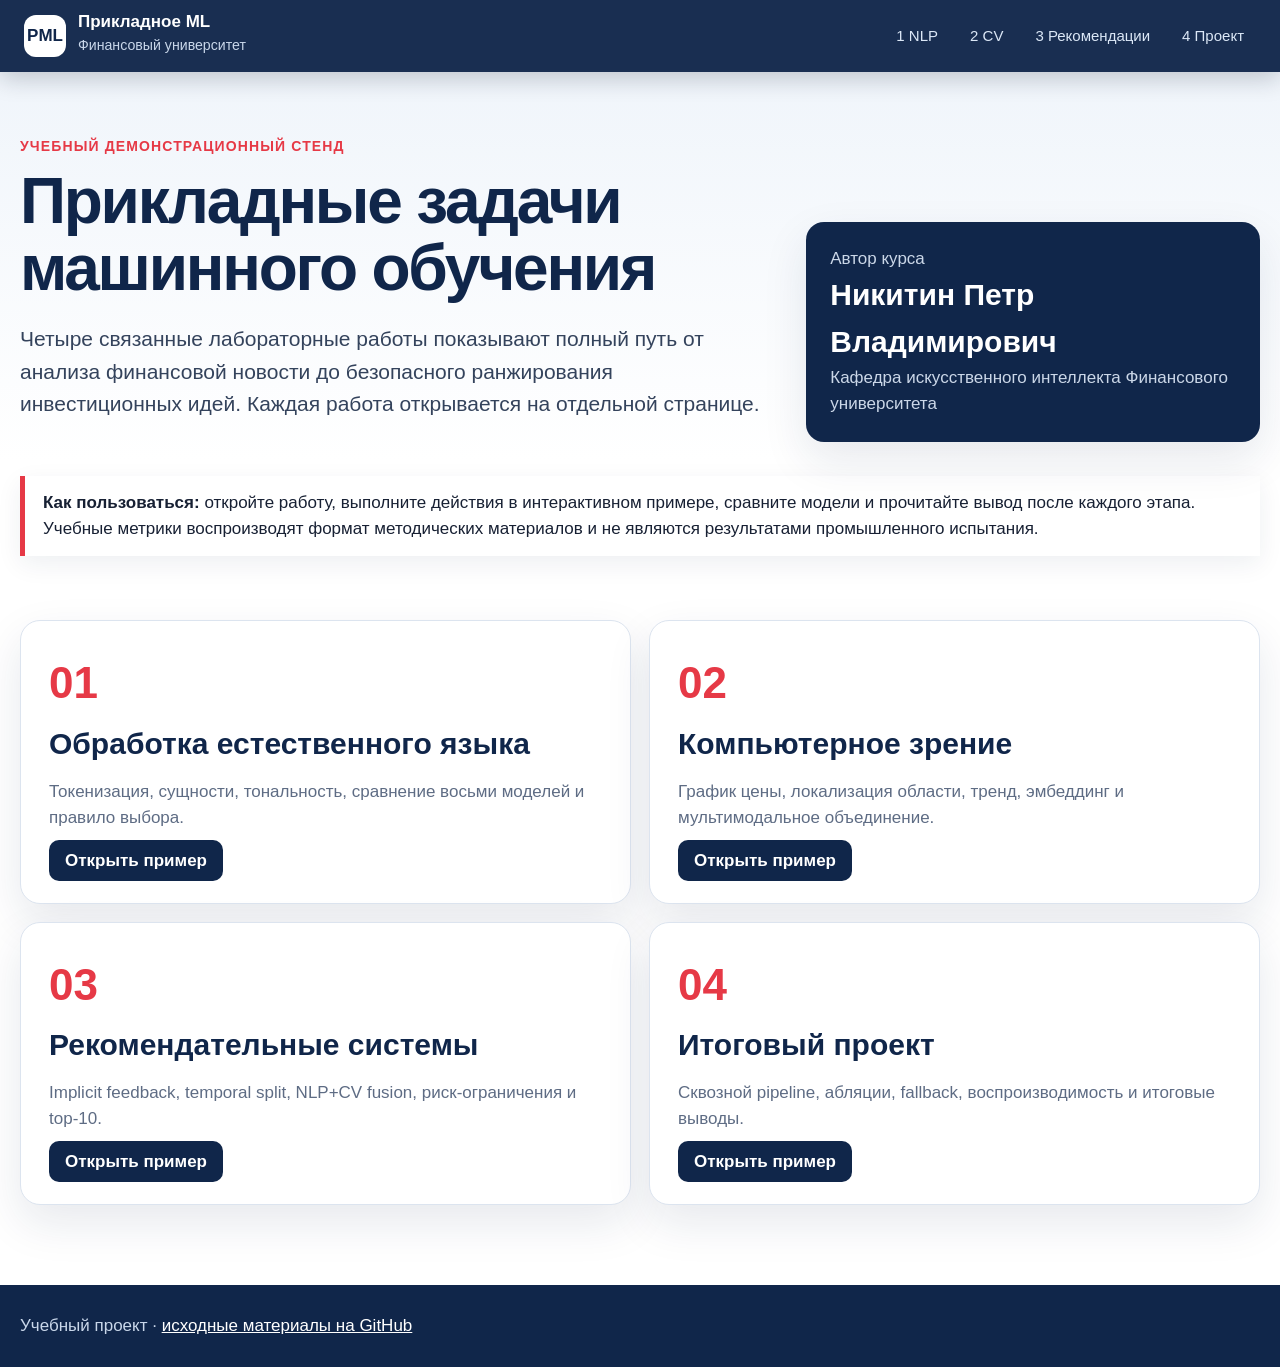
<file: index.html>
<!doctype html>
<html lang="ru">
<head>
  <meta charset="utf-8"><meta name="viewport" content="width=device-width,initial-scale=1">
  <title>Прикладные задачи машинного обучения — демонстрационные лабораторные</title>
  <meta name="description" content="Интерактивные примеры четырех лабораторных работ по дисциплине Прикладные задачи машинного обучения.">
  <link rel="icon" href="favicon.svg"><link rel="stylesheet" href="styles.css">
</head>
<body>
  <header class="topbar">
    <a class="brand" href="index.html"><span class="brand-mark">PML</span><span><strong>Прикладное ML</strong><small>Финансовый университет</small></span></a>
    <nav class="nav" aria-label="Лабораторные работы">
      <a href="lab1-nlp.html">1 NLP</a><a href="lab2-cv.html">2 CV</a><a href="lab3-recsys.html">3 Рекомендации</a><a href="lab4-project.html">4 Проект</a>
    </nav>
  </header>
  <div class="wrap">
    <section class="hero">
      <div><div class="eyebrow">Учебный демонстрационный стенд</div><h1>Прикладные задачи машинного обучения</h1><p class="lead">Четыре связанные лабораторные работы показывают полный путь от анализа финансовой новости до безопасного ранжирования инвестиционных идей. Каждая работа открывается на отдельной странице.</p></div>
      <aside class="hero-meta"><span>Автор курса</span><b>Никитин Петр Владимирович</b><span>Кафедра искусственного интеллекта Финансового университета</span></aside>
    </section>
    <div class="notice"><b>Как пользоваться:</b> откройте работу, выполните действия в интерактивном примере, сравните модели и прочитайте вывод после каждого этапа. Учебные метрики воспроизводят формат методических материалов и не являются результатами промышленного испытания.</div>
    <section class="lab-grid" aria-label="Выбор лабораторной работы">
      <a class="lab-link" href="lab1-nlp.html"><span class="number">01</span><h2>Обработка естественного языка</h2><p>Токенизация, сущности, тональность, сравнение восьми моделей и правило выбора.</p><span class="button secondary">Открыть пример</span></a>
      <a class="lab-link" href="lab2-cv.html"><span class="number">02</span><h2>Компьютерное зрение</h2><p>График цены, локализация области, тренд, эмбеддинг и мультимодальное объединение.</p><span class="button secondary">Открыть пример</span></a>
      <a class="lab-link" href="lab3-recsys.html"><span class="number">03</span><h2>Рекомендательные системы</h2><p>Implicit feedback, temporal split, NLP+CV fusion, риск-ограничения и top-10.</p><span class="button secondary">Открыть пример</span></a>
      <a class="lab-link" href="lab4-project.html"><span class="number">04</span><h2>Итоговый проект</h2><p>Сквозной pipeline, абляции, fallback, воспроизводимость и итоговые выводы.</p><span class="button secondary">Открыть пример</span></a>
    </section>
  </div>
  <footer class="footer">Учебный проект · <a href="https://github.com/PetrNikitin20/PML">исходные материалы на GitHub</a></footer>
</body></html>
</file>
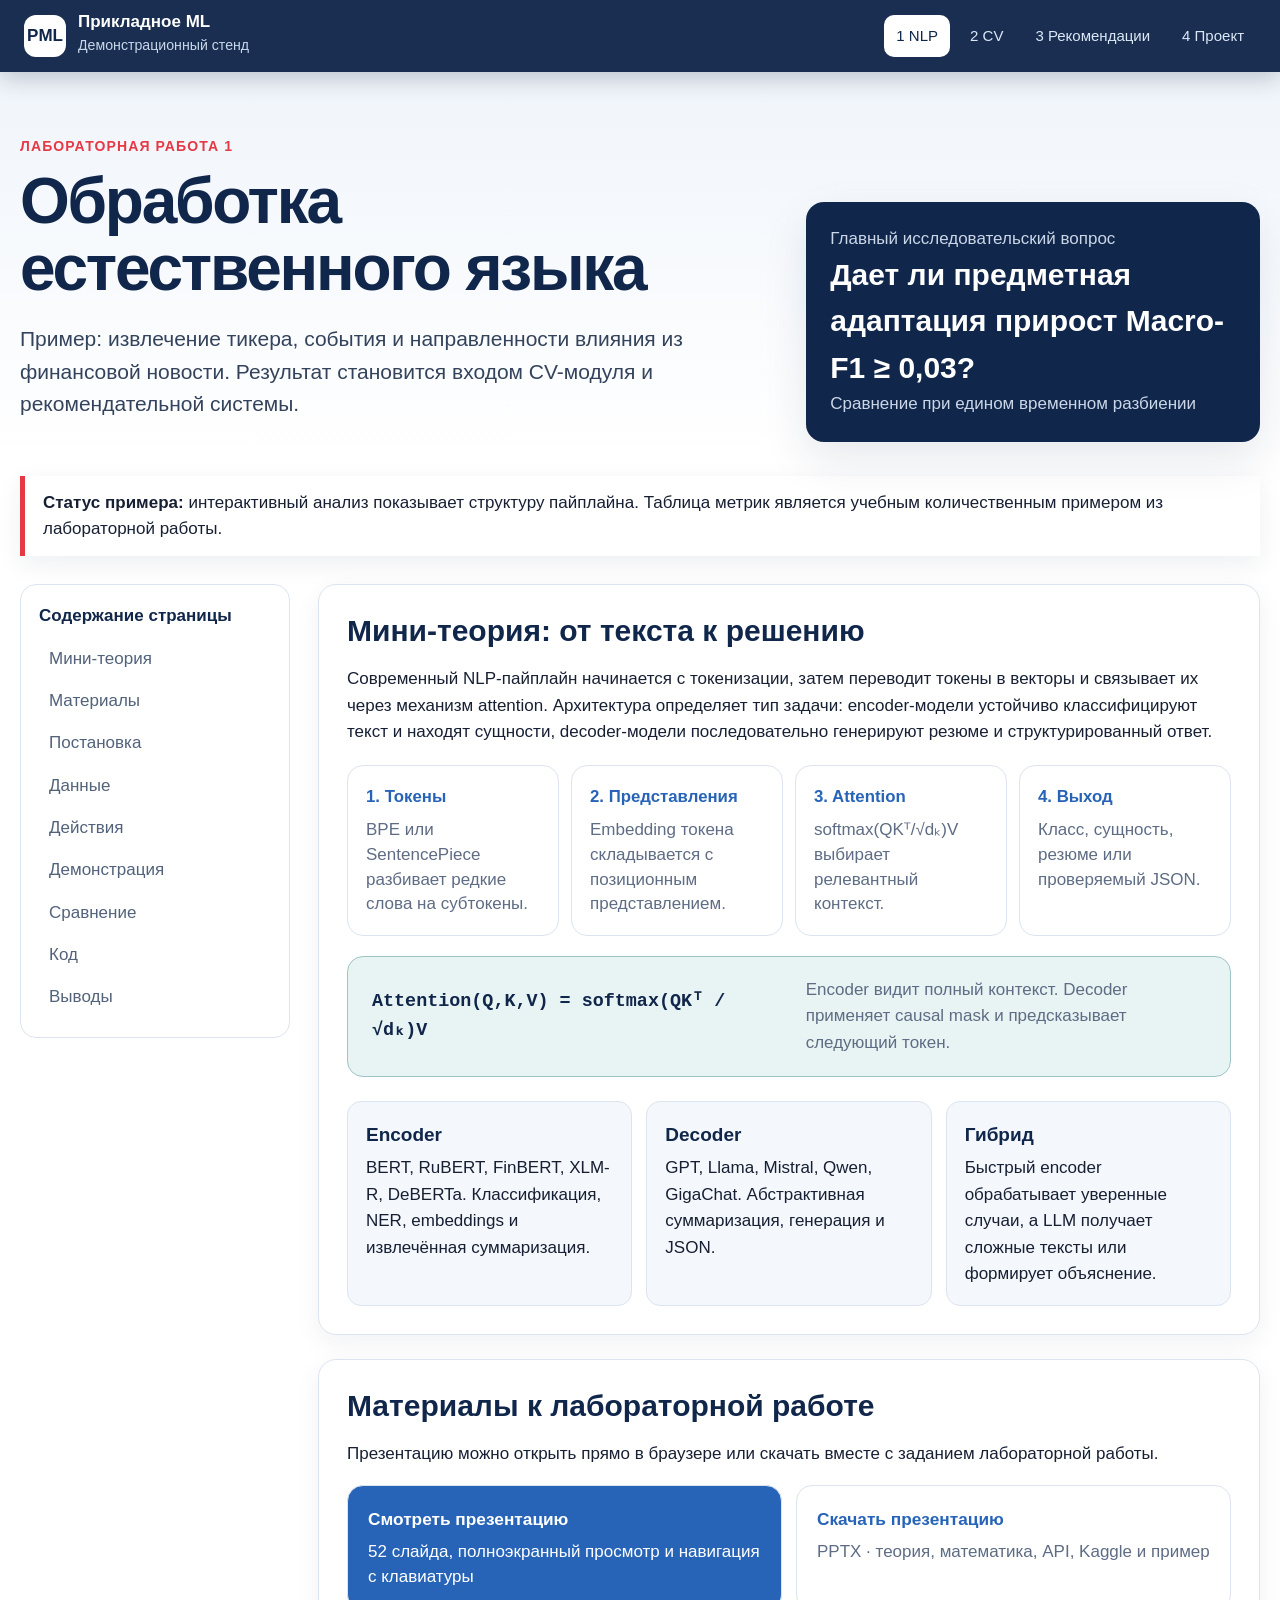
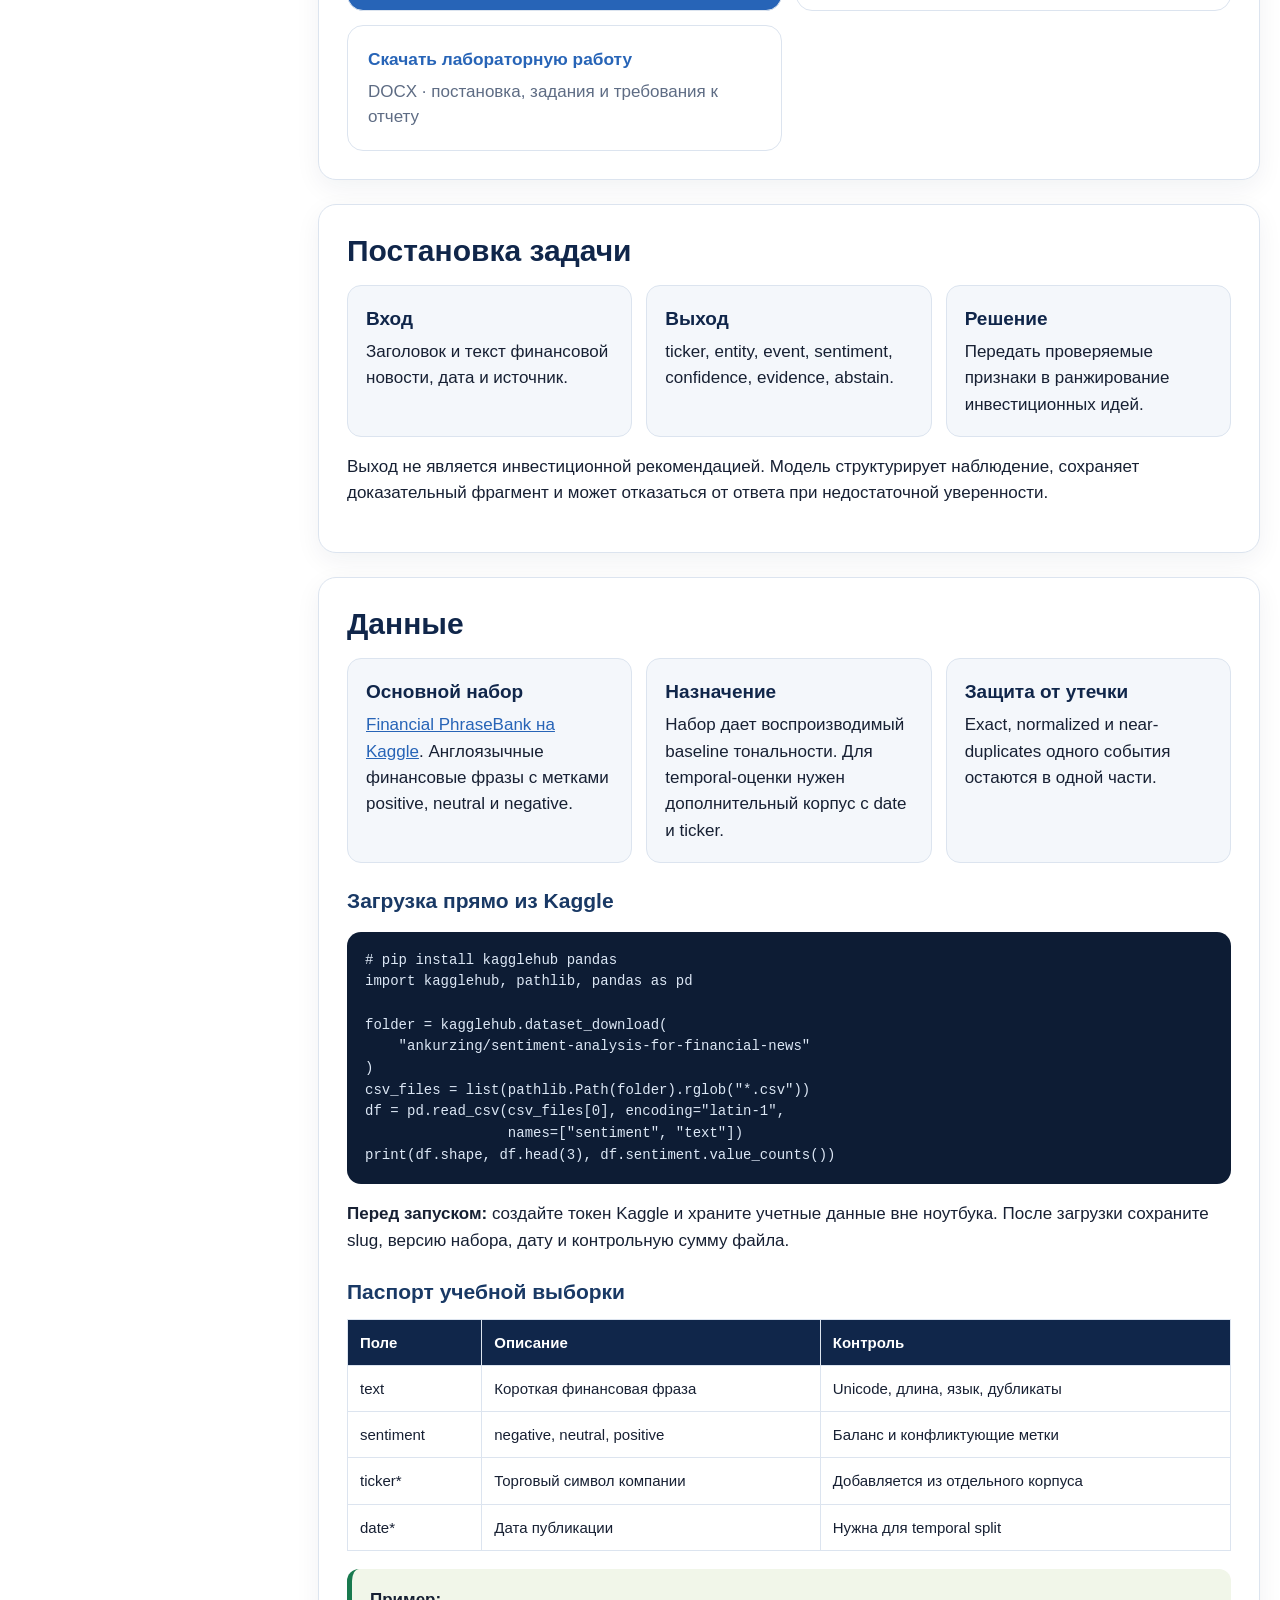
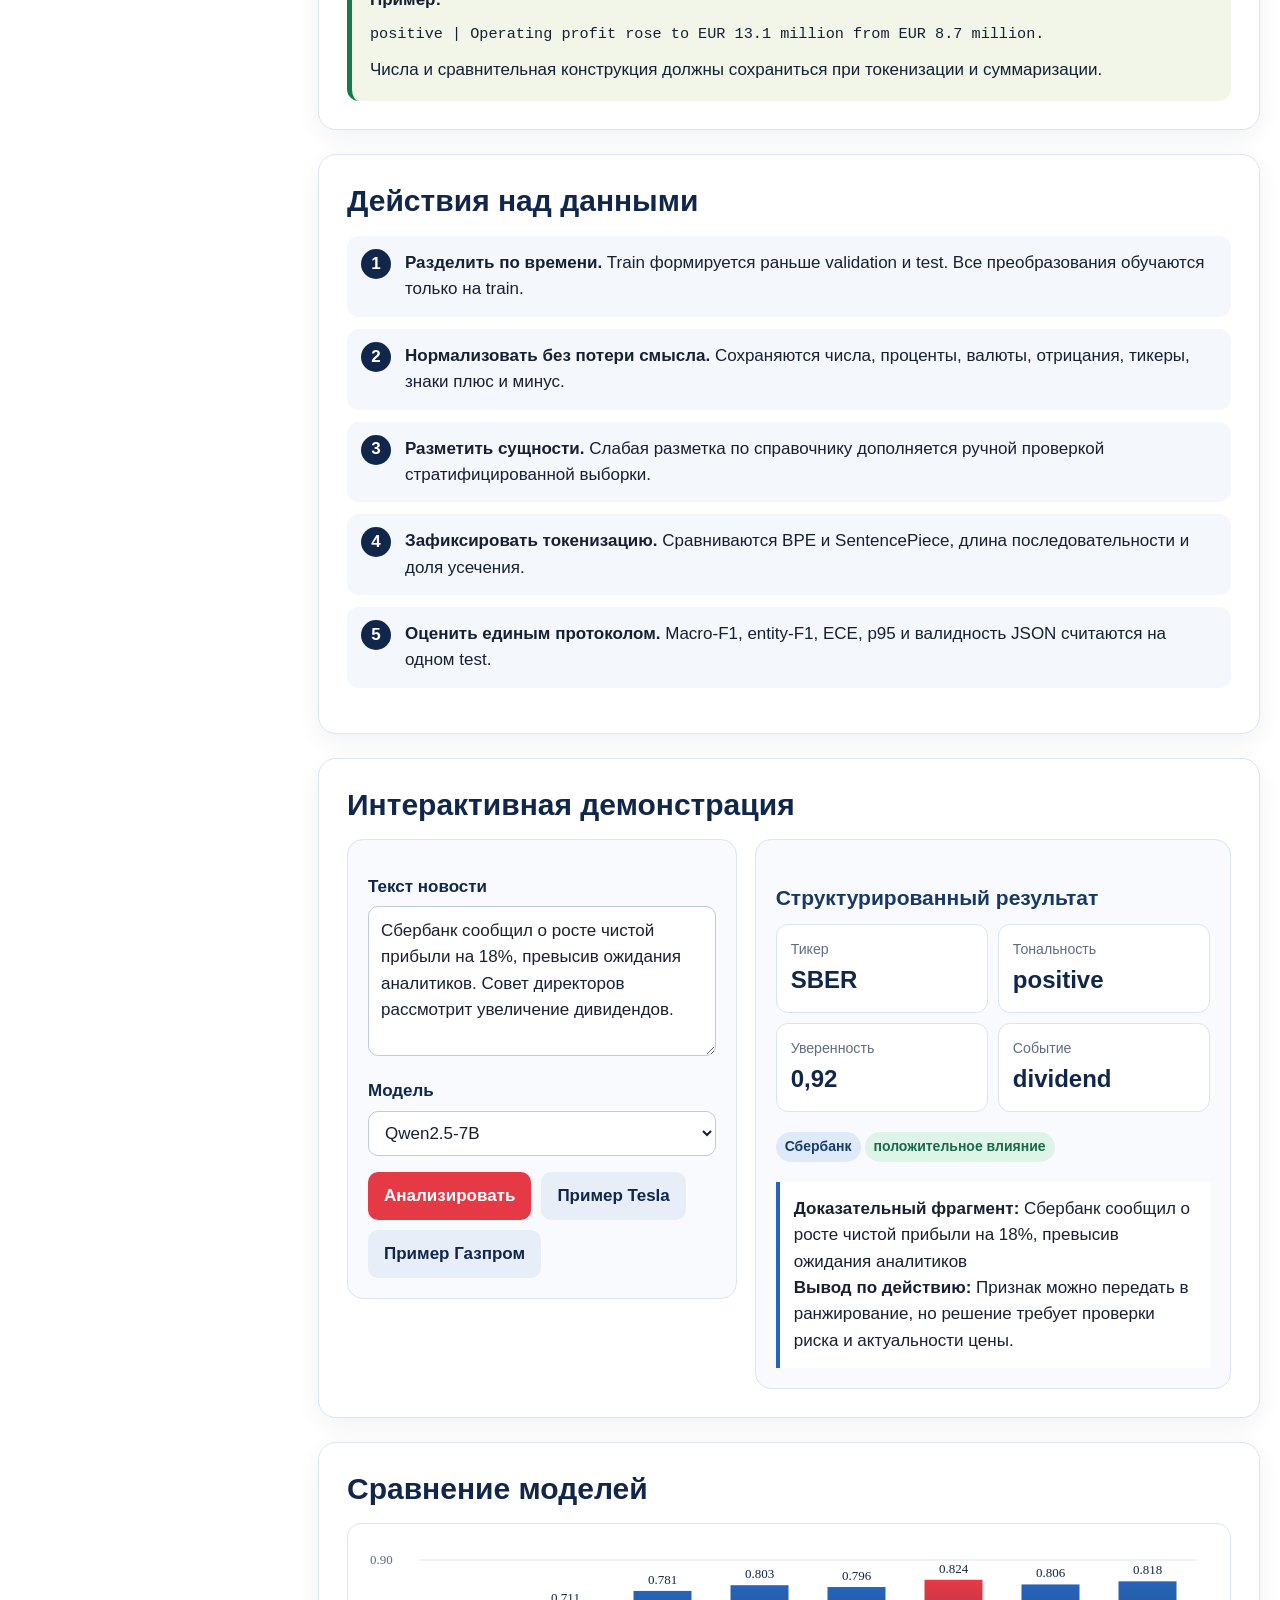
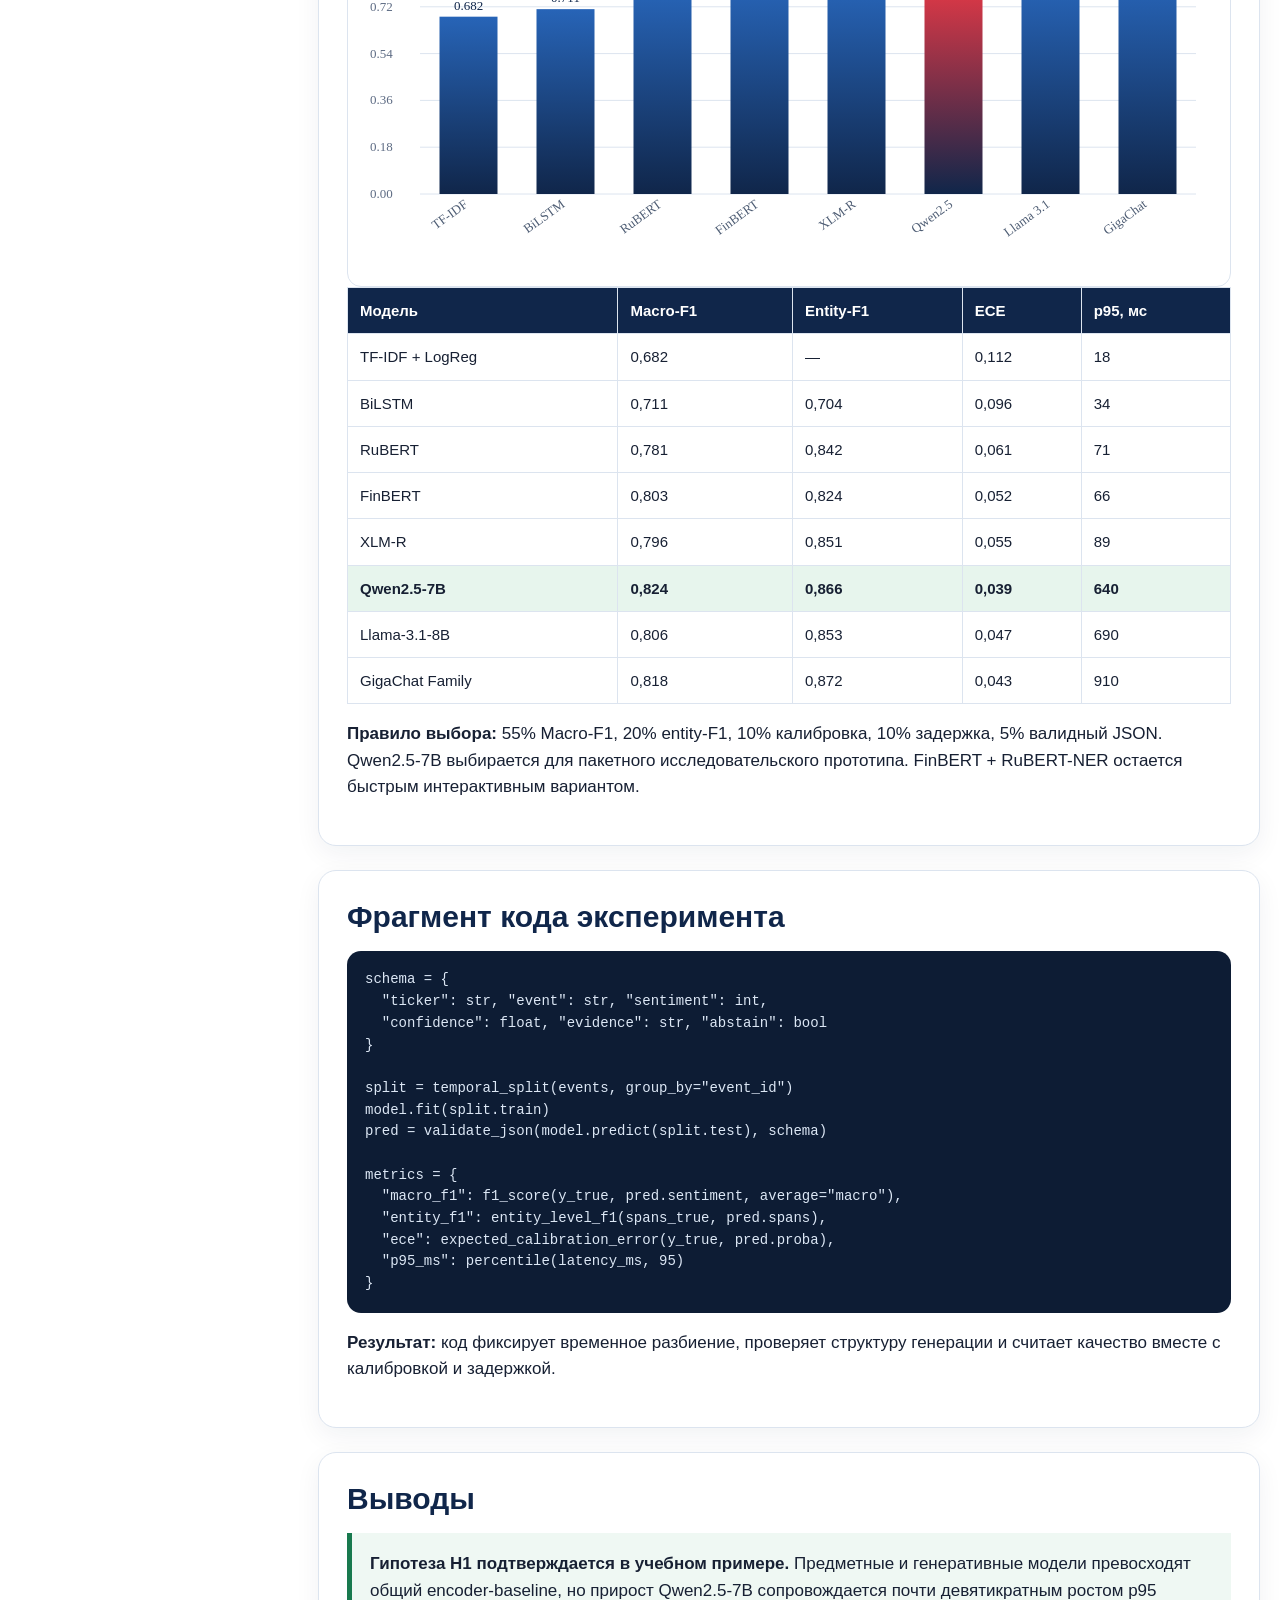
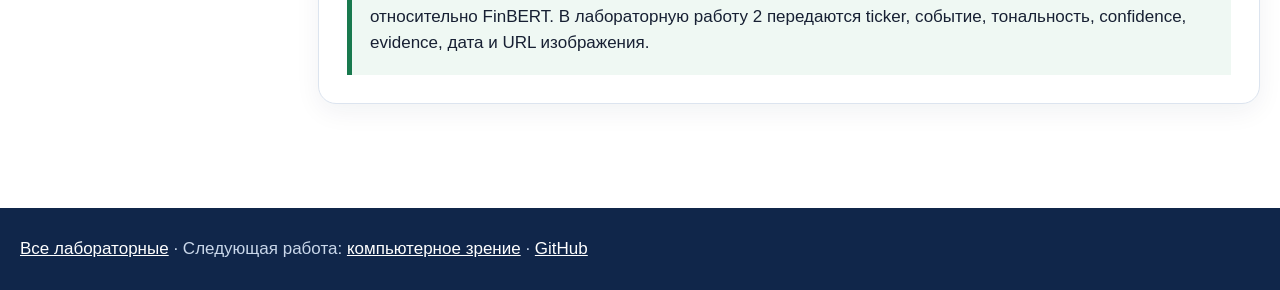
<file: lab1-nlp.html>
<!doctype html><html lang="ru"><head><meta charset="utf-8"><meta name="viewport" content="width=device-width,initial-scale=1"><title>Лабораторная работа 1 — NLP</title><link rel="icon" href="favicon.svg"><link rel="stylesheet" href="styles.css"></head><body>
<header class="topbar"><a class="brand" href="index.html"><span class="brand-mark">PML</span><span><strong>Прикладное ML</strong><small>Демонстрационный стенд</small></span></a><nav class="nav"><a aria-current="page" href="lab1-nlp.html">1 NLP</a><a href="lab2-cv.html">2 CV</a><a href="lab3-recsys.html">3 Рекомендации</a><a href="lab4-project.html">4 Проект</a></nav></header>
<div class="wrap"><section class="hero"><div><div class="eyebrow">Лабораторная работа 1</div><h1>Обработка естественного языка</h1><p class="lead">Пример: извлечение тикера, события и направленности влияния из финансовой новости. Результат становится входом CV-модуля и рекомендательной системы.</p></div><aside class="hero-meta"><span>Главный исследовательский вопрос</span><b>Дает ли предметная адаптация прирост Macro-F1 ≥ 0,03?</b><span>Сравнение при едином временном разбиении</span></aside></section>
<div class="notice"><b>Статус примера:</b> интерактивный анализ показывает структуру пайплайна. Таблица метрик является учебным количественным примером из лабораторной работы.</div>
<div class="page-grid"><aside class="toc"><strong>Содержание страницы</strong><a href="#theory">Мини-теория</a><a href="#materials">Материалы</a><a href="#task">Постановка</a><a href="#data">Данные</a><a href="#actions">Действия</a><a href="#demo">Демонстрация</a><a href="#models">Сравнение</a><a href="#code">Код</a><a href="#conclusion">Выводы</a></aside><main>
<section id="theory"><h2>Мини-теория: от текста к решению</h2><p>Современный NLP-пайплайн начинается с токенизации, затем переводит токены в векторы и связывает их через механизм attention. Архитектура определяет тип задачи: encoder-модели устойчиво классифицируют текст и находят сущности, decoder-модели последовательно генерируют резюме и структурированный ответ.</p><div class="theory-flow"><div><b>1. Токены</b><span>BPE или SentencePiece разбивает редкие слова на субтокены.</span></div><div><b>2. Представления</b><span>Embedding токена складывается с позиционным представлением.</span></div><div><b>3. Attention</b><span>softmax(QKᵀ/√dₖ)V выбирает релевантный контекст.</span></div><div><b>4. Выход</b><span>Класс, сущность, резюме или проверяемый JSON.</span></div></div><div class="formula-card"><code>Attention(Q,K,V) = softmax(QKᵀ / √dₖ)V</code><span>Encoder видит полный контекст. Decoder применяет causal mask и предсказывает следующий токен.</span></div><div class="cards"><div class="card"><strong>Encoder</strong>BERT, RuBERT, FinBERT, XLM-R, DeBERTa. Классификация, NER, embeddings и извлечённая суммаризация.</div><div class="card"><strong>Decoder</strong>GPT, Llama, Mistral, Qwen, GigaChat. Абстрактивная суммаризация, генерация и JSON.</div><div class="card"><strong>Гибрид</strong>Быстрый encoder обрабатывает уверенные случаи, а LLM получает сложные тексты или формирует объяснение.</div></div></section>
<section id="materials"><h2>Материалы к лабораторной работе</h2><p>Презентацию можно открыть прямо в браузере или скачать вместе с заданием лабораторной работы.</p><div class="download-grid"><a class="download-card primary-download" href="presentation-nlp.html"><b>Смотреть презентацию</b><span>52 слайда, полноэкранный просмотр и навигация с клавиатуры</span></a><a class="download-card" href="materials/ПЗМО_Лабораторная_1_NLP_теория_API_данные_финал.pptx" download><b>Скачать презентацию</b><span>PPTX · теория, математика, API, Kaggle и пример</span></a><a class="download-card" href="materials/Лабораторная_работа_1_NLP.docx" download><b>Скачать лабораторную работу</b><span>DOCX · постановка, задания и требования к отчету</span></a></div></section>
<section id="task"><h2>Постановка задачи</h2><div class="cards"><div class="card"><strong>Вход</strong>Заголовок и текст финансовой новости, дата и источник.</div><div class="card"><strong>Выход</strong>ticker, entity, event, sentiment, confidence, evidence, abstain.</div><div class="card"><strong>Решение</strong>Передать проверяемые признаки в ранжирование инвестиционных идей.</div></div><p>Выход не является инвестиционной рекомендацией. Модель структурирует наблюдение, сохраняет доказательный фрагмент и может отказаться от ответа при недостаточной уверенности.</p></section>
<section id="data"><h2>Данные</h2><div class="cards"><div class="card"><strong>Основной набор</strong><a href="https://www.kaggle.com/datasets/ankurzing/sentiment-analysis-for-financial-news">Financial PhraseBank на Kaggle</a>. Англоязычные финансовые фразы с метками positive, neutral и negative.</div><div class="card"><strong>Назначение</strong>Набор дает воспроизводимый baseline тональности. Для temporal-оценки нужен дополнительный корпус с date и ticker.</div><div class="card"><strong>Защита от утечки</strong>Exact, normalized и near-duplicates одного события остаются в одной части.</div></div><h3>Загрузка прямо из Kaggle</h3><pre class="code"># pip install kagglehub pandas
import kagglehub, pathlib, pandas as pd

folder = kagglehub.dataset_download(
    "ankurzing/sentiment-analysis-for-financial-news"
)
csv_files = list(pathlib.Path(folder).rglob("*.csv"))
df = pd.read_csv(csv_files[0], encoding="latin-1",
                 names=["sentiment", "text"])
print(df.shape, df.head(3), df.sentiment.value_counts())</pre><p><b>Перед запуском:</b> создайте токен Kaggle и храните учетные данные вне ноутбука. После загрузки сохраните slug, версию набора, дату и контрольную сумму файла.</p><h3>Паспорт учебной выборки</h3><div class="table-scroll"><table><thead><tr><th>Поле</th><th>Описание</th><th>Контроль</th></tr></thead><tbody><tr><td>text</td><td>Короткая финансовая фраза</td><td>Unicode, длина, язык, дубликаты</td></tr><tr><td>sentiment</td><td>negative, neutral, positive</td><td>Баланс и конфликтующие метки</td></tr><tr><td>ticker*</td><td>Торговый символ компании</td><td>Добавляется из отдельного корпуса</td></tr><tr><td>date*</td><td>Дата публикации</td><td>Нужна для temporal split</td></tr></tbody></table></div><div class="example-record"><b>Пример:</b><code>positive | Operating profit rose to EUR 13.1 million from EUR 8.7 million.</code><span>Числа и сравнительная конструкция должны сохраниться при токенизации и суммаризации.</span></div></section>
<section id="actions"><h2>Действия над данными</h2><ol class="step-list"><li><b>Разделить по времени.</b> Train формируется раньше validation и test. Все преобразования обучаются только на train.</li><li><b>Нормализовать без потери смысла.</b> Сохраняются числа, проценты, валюты, отрицания, тикеры, знаки плюс и минус.</li><li><b>Разметить сущности.</b> Слабая разметка по справочнику дополняется ручной проверкой стратифицированной выборки.</li><li><b>Зафиксировать токенизацию.</b> Сравниваются BPE и SentencePiece, длина последовательности и доля усечения.</li><li><b>Оценить единым протоколом.</b> Macro-F1, entity-F1, ECE, p95 и валидность JSON считаются на одном test.</li></ol></section>
<section id="demo"><h2>Интерактивная демонстрация</h2><div class="demo"><div class="control-panel"><label for="newsText">Текст новости</label><textarea id="newsText">Сбербанк сообщил о росте чистой прибыли на 18%, превысив ожидания аналитиков. Совет директоров рассмотрит увеличение дивидендов.</textarea><label for="nlpModel">Модель</label><select id="nlpModel"><option value="qwen">Qwen2.5-7B</option><option value="finbert">FinBERT + RuBERT-NER</option><option value="llama">Llama-3.1-8B</option><option value="gigachat">GigaChat Family</option></select><div class="button-row"><button class="primary" id="analyzeNews">Анализировать</button><button class="ghost sample-news" data-text="Компания Tesla предупредила о снижении маржи из-за ценовой конкуренции и роста затрат на батареи.">Пример Tesla</button><button class="ghost sample-news" data-text="Газпром опубликовал нейтральный операционный отчет без изменения прогноза добычи.">Пример Газпром</button></div></div><div class="result-panel"><h3>Структурированный результат</h3><div class="result-grid"><div class="metric"><small>Тикер</small><b id="tickerOut">SBER</b></div><div class="metric"><small>Тональность</small><b id="sentimentOut">positive</b></div><div class="metric"><small>Уверенность</small><b id="confidenceOut">0,91</b></div><div class="metric"><small>Событие</small><b id="eventOut">earnings</b></div></div><p><span class="tag" id="entityOut">Сбербанк</span><span class="tag positive" id="classOut">положительное влияние</span></p><div class="explanation"><b>Доказательный фрагмент:</b> <span id="evidenceOut">росте чистой прибыли на 18%, превысив ожидания</span><br><b>Вывод по действию:</b> <span id="actionConclusion">Признак можно передать в ранжирование, но решение требует проверки риска и актуальности цены.</span></div></div></div></section>
<section id="models"><h2>Сравнение моделей</h2><div class="chart-wrap"><canvas id="nlpChart" aria-label="Macro-F1 моделей"></canvas></div><div class="table-scroll"><table><thead><tr><th>Модель</th><th>Macro-F1</th><th>Entity-F1</th><th>ECE</th><th>p95, мс</th></tr></thead><tbody><tr><td>TF-IDF + LogReg</td><td>0,682</td><td>—</td><td>0,112</td><td>18</td></tr><tr><td>BiLSTM</td><td>0,711</td><td>0,704</td><td>0,096</td><td>34</td></tr><tr><td>RuBERT</td><td>0,781</td><td>0,842</td><td>0,061</td><td>71</td></tr><tr><td>FinBERT</td><td>0,803</td><td>0,824</td><td>0,052</td><td>66</td></tr><tr><td>XLM-R</td><td>0,796</td><td>0,851</td><td>0,055</td><td>89</td></tr><tr class="best"><td>Qwen2.5-7B</td><td>0,824</td><td>0,866</td><td>0,039</td><td>640</td></tr><tr><td>Llama-3.1-8B</td><td>0,806</td><td>0,853</td><td>0,047</td><td>690</td></tr><tr><td>GigaChat Family</td><td>0,818</td><td>0,872</td><td>0,043</td><td>910</td></tr></tbody></table></div><p><b>Правило выбора:</b> 55% Macro-F1, 20% entity-F1, 10% калибровка, 10% задержка, 5% валидный JSON. Qwen2.5-7B выбирается для пакетного исследовательского прототипа. FinBERT + RuBERT-NER остается быстрым интерактивным вариантом.</p></section>
<section id="code"><h2>Фрагмент кода эксперимента</h2><pre class="code">schema = {
  "ticker": str, "event": str, "sentiment": int,
  "confidence": float, "evidence": str, "abstain": bool
}

split = temporal_split(events, group_by="event_id")
model.fit(split.train)
pred = validate_json(model.predict(split.test), schema)

metrics = {
  "macro_f1": f1_score(y_true, pred.sentiment, average="macro"),
  "entity_f1": entity_level_f1(spans_true, pred.spans),
  "ece": expected_calibration_error(y_true, pred.proba),
  "p95_ms": percentile(latency_ms, 95)
}</pre><p><b>Результат:</b> код фиксирует временное разбиение, проверяет структуру генерации и считает качество вместе с калибровкой и задержкой.</p></section>
<section id="conclusion"><h2>Выводы</h2><div class="conclusion"><b>Гипотеза H1 подтверждается в учебном примере.</b> Предметные и генеративные модели превосходят общий encoder-baseline, но прирост Qwen2.5-7B сопровождается почти девятикратным ростом p95 относительно FinBERT. В лабораторную работу 2 передаются ticker, событие, тональность, confidence, evidence, дата и URL изображения.</div></section>
</main></div></div><footer class="footer"><a href="index.html">Все лабораторные</a> · Следующая работа: <a href="lab2-cv.html">компьютерное зрение</a> · <a href="https://github.com/PetrNikitin20/PML">GitHub</a></footer><script src="common.js"></script><script src="lab1.js"></script></body></html>
</file>
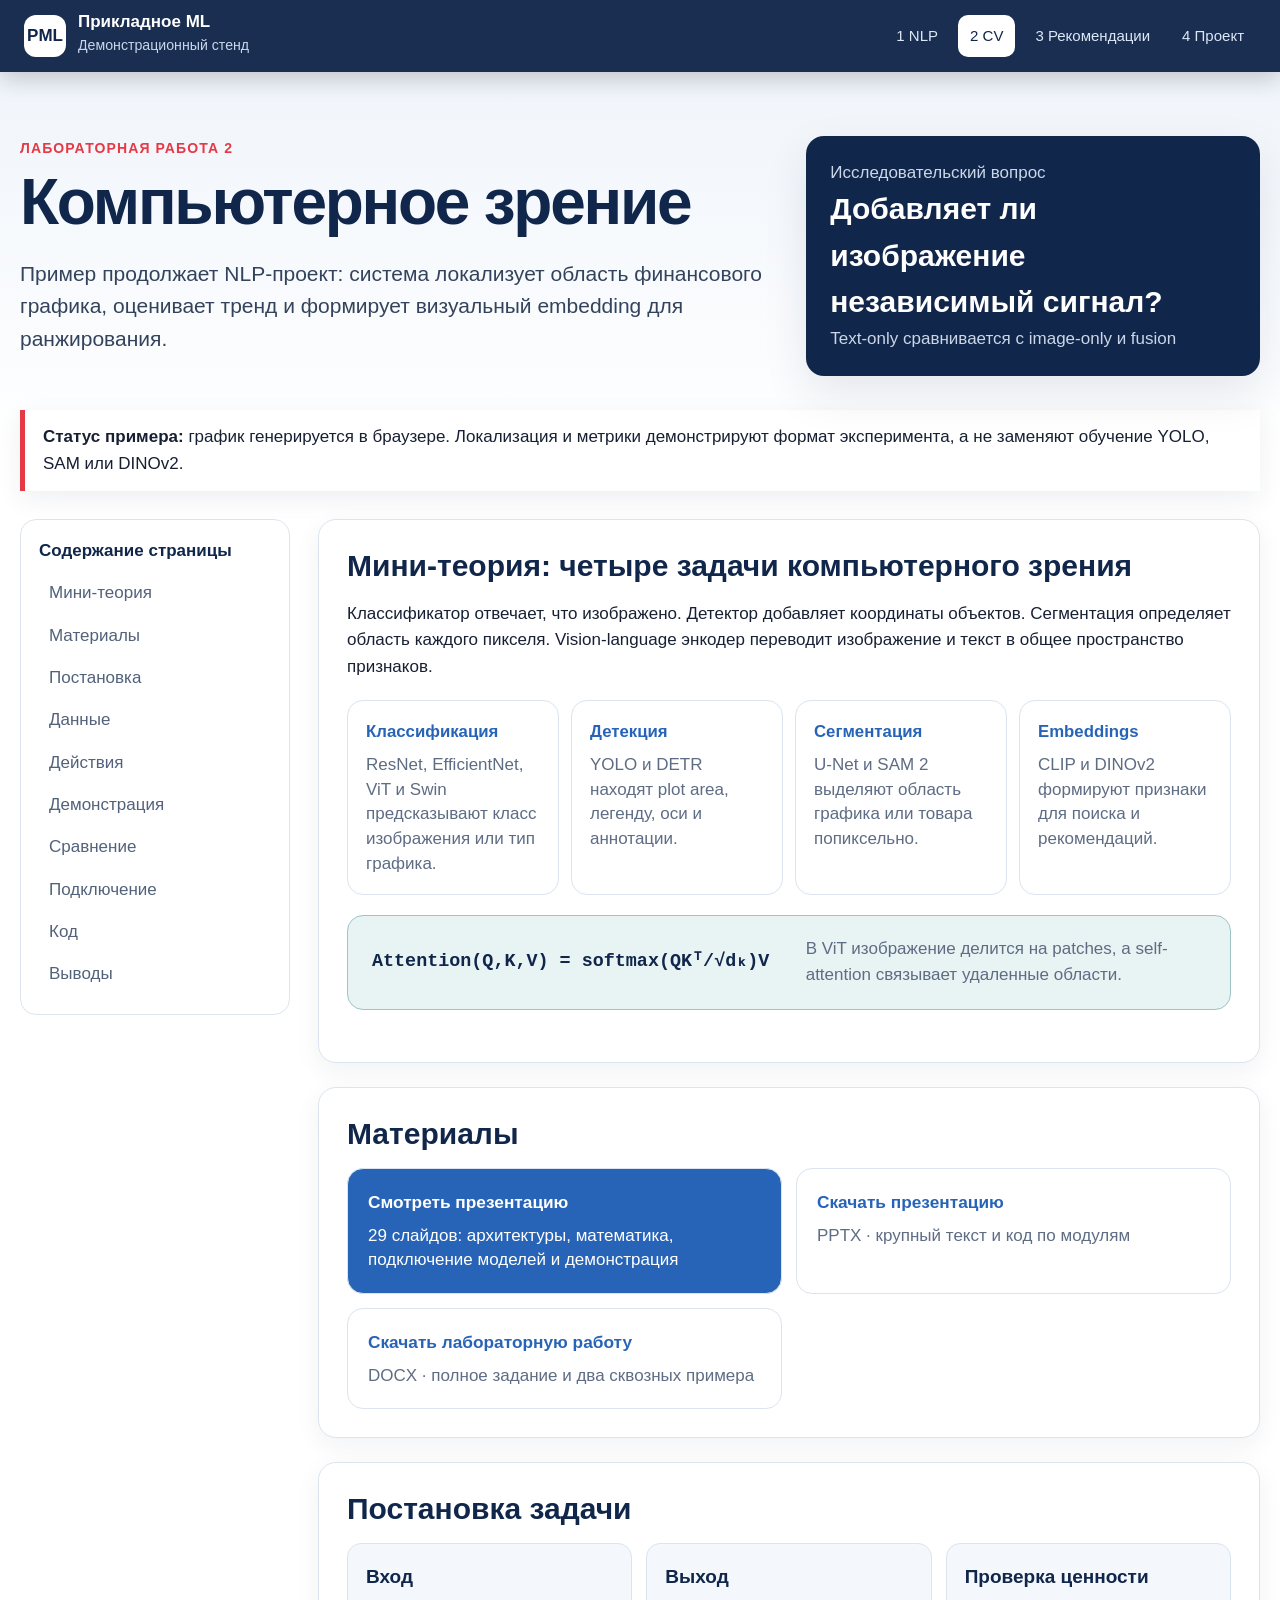
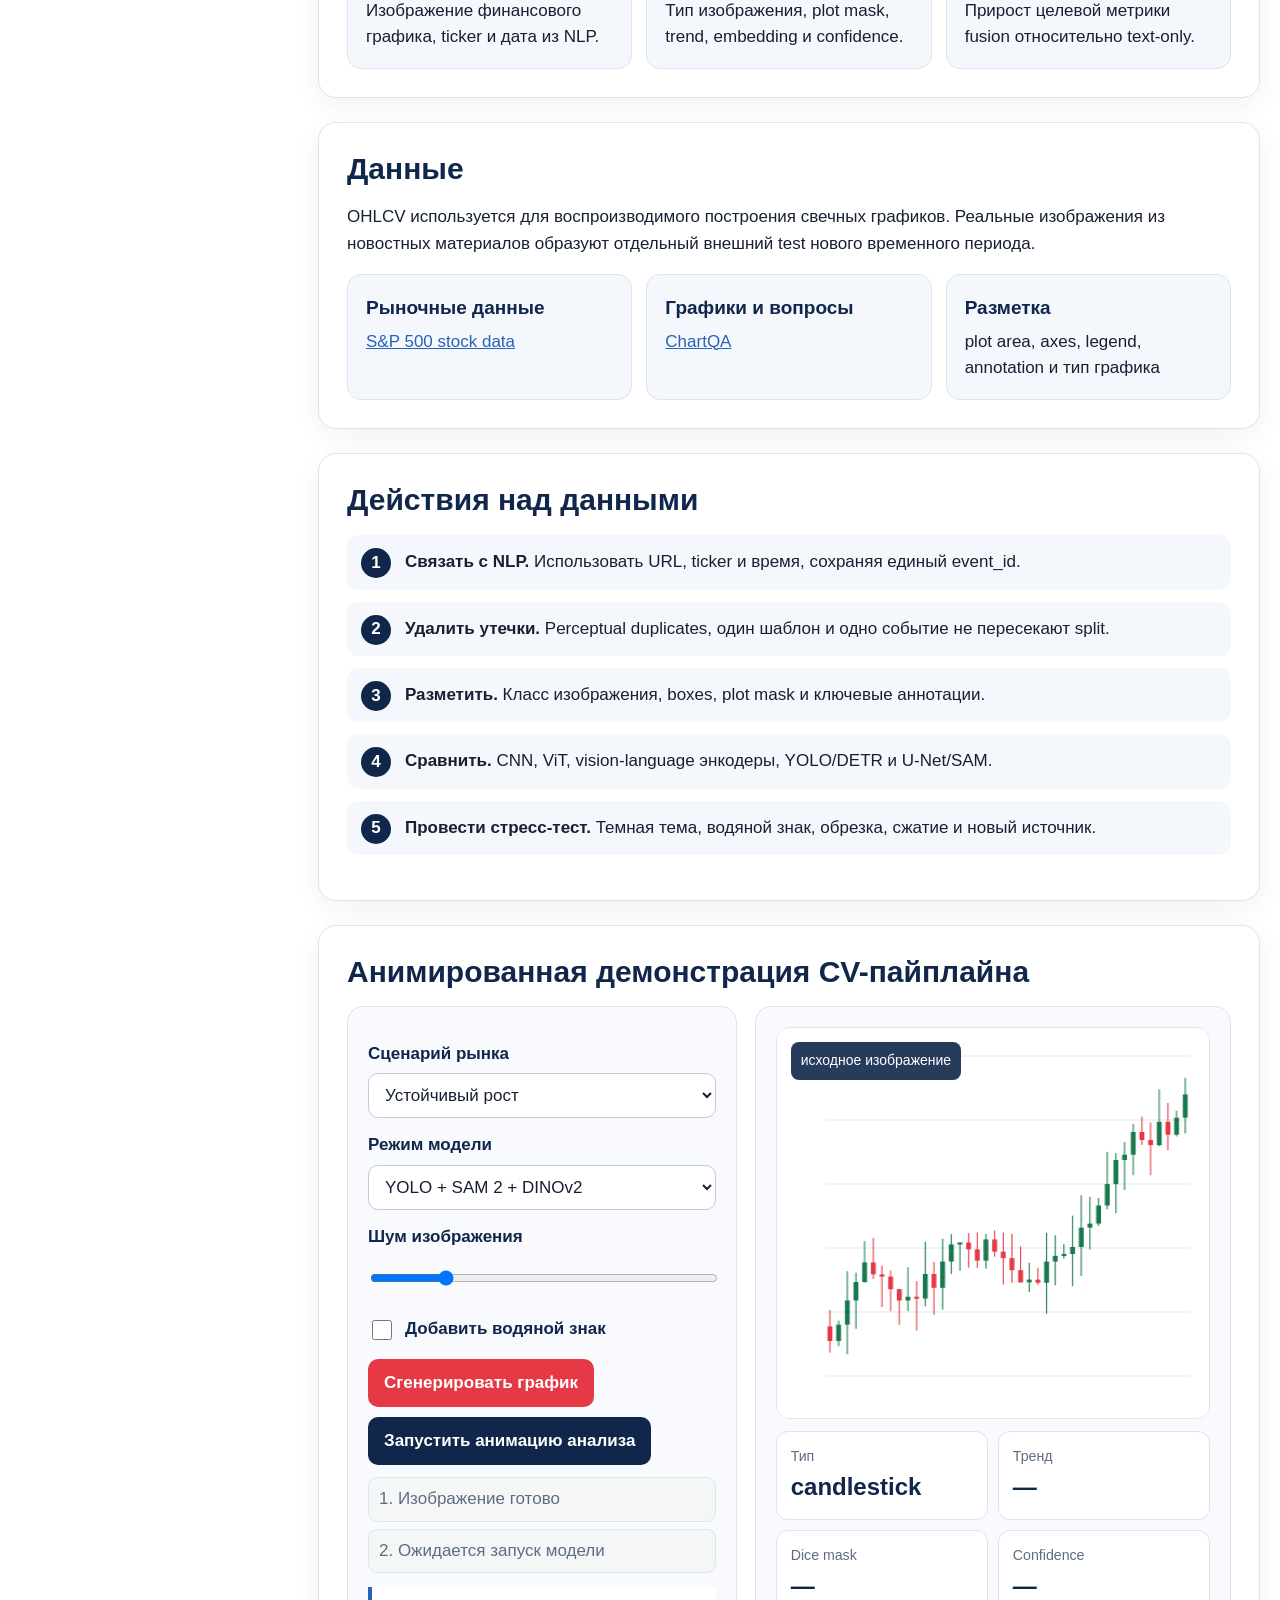
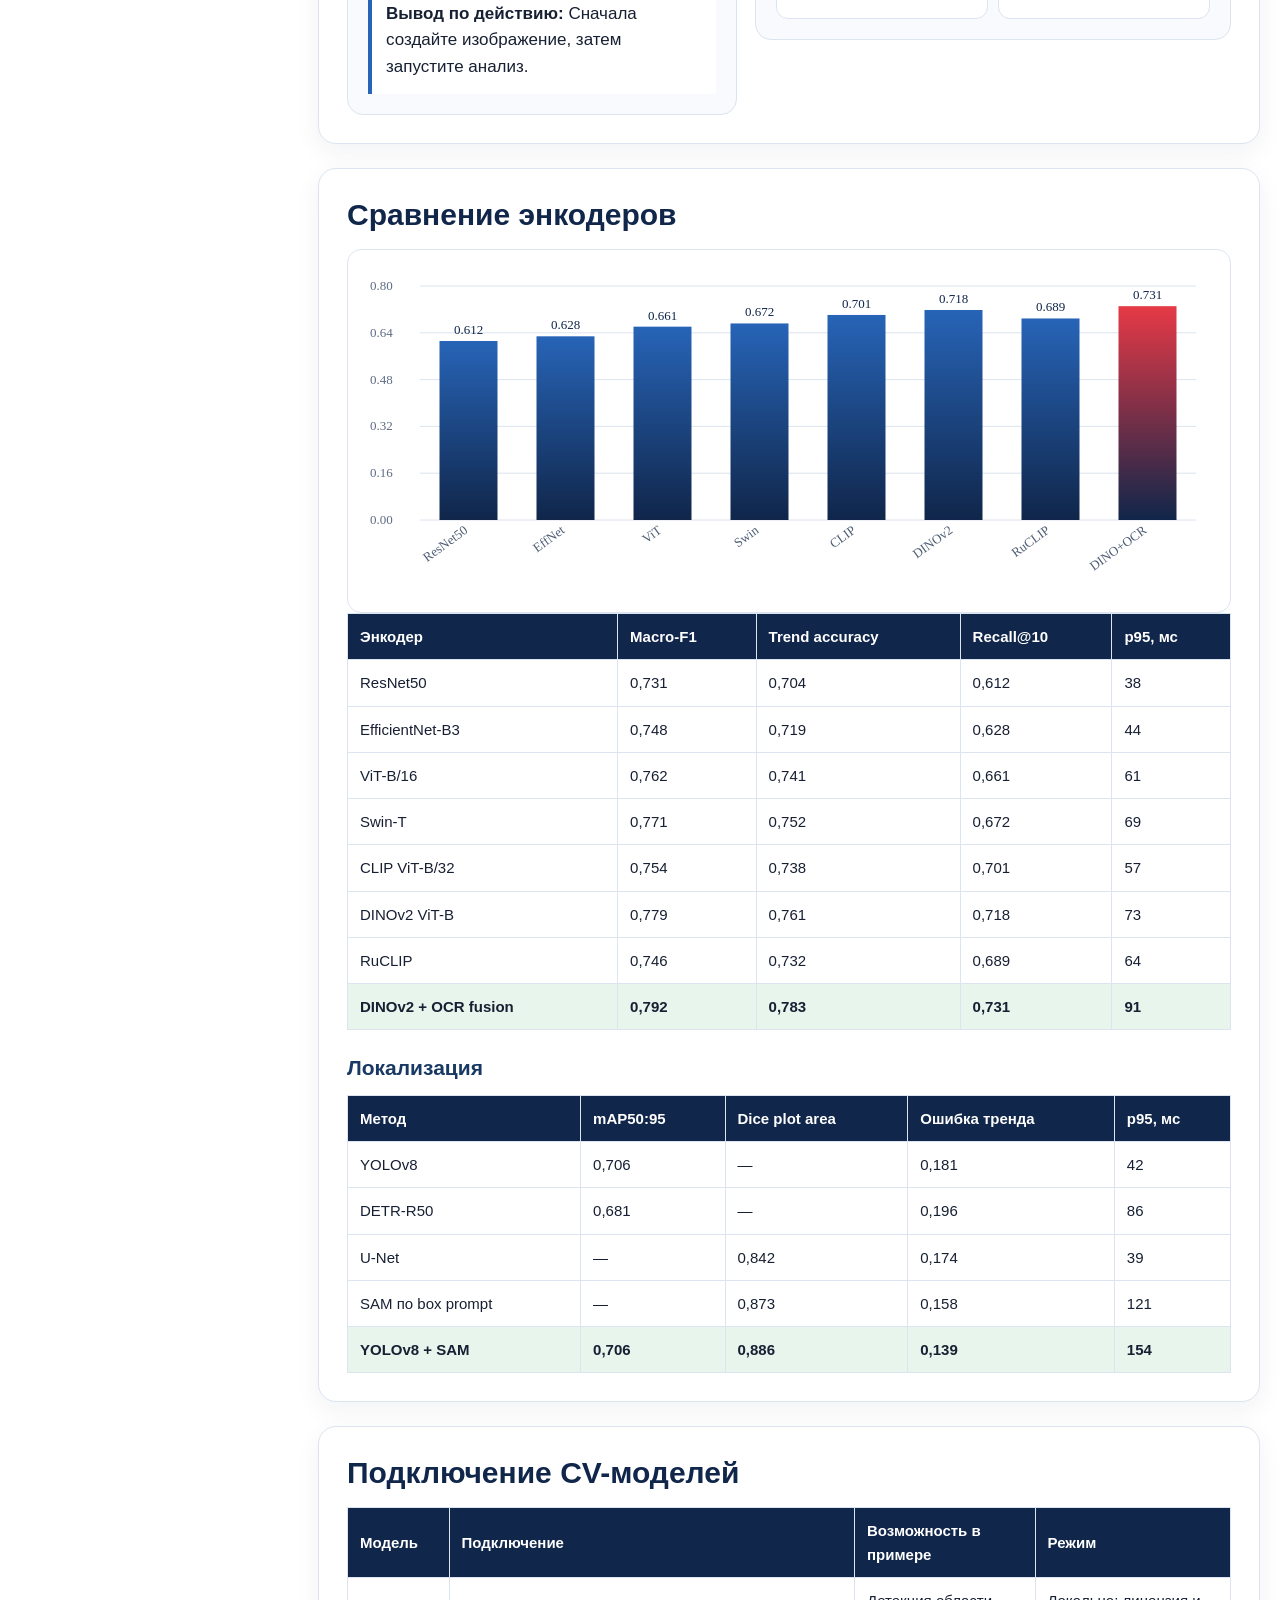
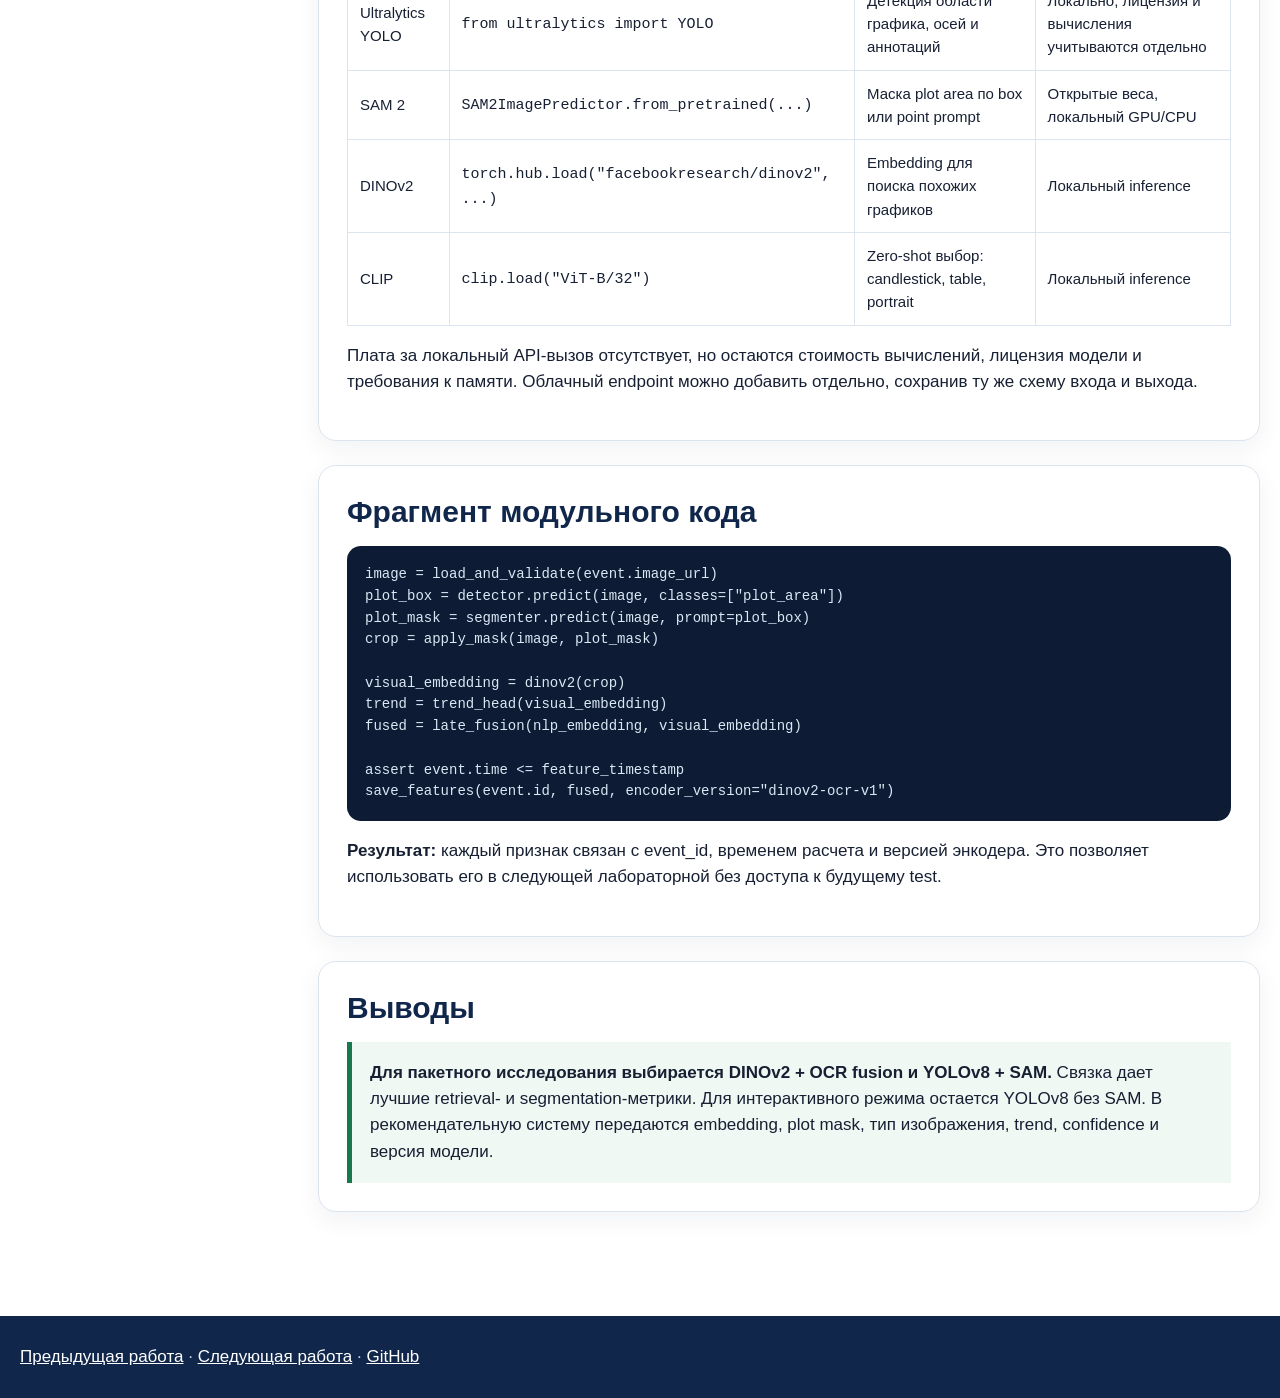
<file: lab2-cv.html>
<!doctype html><html lang="ru"><head><meta charset="utf-8"><meta name="viewport" content="width=device-width,initial-scale=1"><title>Лабораторная работа 2 — компьютерное зрение</title><link rel="icon" href="favicon.svg"><link rel="stylesheet" href="styles.css"></head><body>
<header class="topbar"><a class="brand" href="index.html"><span class="brand-mark">PML</span><span><strong>Прикладное ML</strong><small>Демонстрационный стенд</small></span></a><nav class="nav"><a href="lab1-nlp.html">1 NLP</a><a aria-current="page" href="lab2-cv.html">2 CV</a><a href="lab3-recsys.html">3 Рекомендации</a><a href="lab4-project.html">4 Проект</a></nav></header>
<div class="wrap"><section class="hero"><div><div class="eyebrow">Лабораторная работа 2</div><h1>Компьютерное зрение</h1><p class="lead">Пример продолжает NLP-проект: система локализует область финансового графика, оценивает тренд и формирует визуальный embedding для ранжирования.</p></div><aside class="hero-meta"><span>Исследовательский вопрос</span><b>Добавляет ли изображение независимый сигнал?</b><span>Text-only сравнивается с image-only и fusion</span></aside></section><div class="notice"><b>Статус примера:</b> график генерируется в браузере. Локализация и метрики демонстрируют формат эксперимента, а не заменяют обучение YOLO, SAM или DINOv2.</div>
<div class="page-grid"><aside class="toc"><strong>Содержание страницы</strong><a href="#theory">Мини-теория</a><a href="#materials">Материалы</a><a href="#task">Постановка</a><a href="#data">Данные</a><a href="#actions">Действия</a><a href="#demo">Демонстрация</a><a href="#models">Сравнение</a><a href="#connections">Подключение</a><a href="#code">Код</a><a href="#conclusion">Выводы</a></aside><main>
<section id="theory"><h2>Мини-теория: четыре задачи компьютерного зрения</h2><p>Классификатор отвечает, что изображено. Детектор добавляет координаты объектов. Сегментация определяет область каждого пикселя. Vision-language энкодер переводит изображение и текст в общее пространство признаков.</p><div class="theory-flow"><div><b>Классификация</b><span>ResNet, EfficientNet, ViT и Swin предсказывают класс изображения или тип графика.</span></div><div><b>Детекция</b><span>YOLO и DETR находят plot area, легенду, оси и аннотации.</span></div><div><b>Сегментация</b><span>U-Net и SAM 2 выделяют область графика или товара попиксельно.</span></div><div><b>Embeddings</b><span>CLIP и DINOv2 формируют признаки для поиска и рекомендаций.</span></div></div><div class="formula-card"><code>Attention(Q,K,V) = softmax(QKᵀ/√dₖ)V</code><span>В ViT изображение делится на patches, а self-attention связывает удаленные области.</span></div></section>
<section id="materials"><h2>Материалы</h2><div class="download-grid"><a class="download-card primary-download" href="presentation.html?deck=cv"><b>Смотреть презентацию</b><span>29 слайдов: архитектуры, математика, подключение моделей и демонстрация</span></a><a class="download-card" href="materials/ПЗМО_Лабораторная_2_CV_теория_модели_демонстрация.pptx" download><b>Скачать презентацию</b><span>PPTX · крупный текст и код по модулям</span></a><a class="download-card" href="materials/Лабораторная_работа_2_Компьютерное_зрение.docx" download><b>Скачать лабораторную работу</b><span>DOCX · полное задание и два сквозных примера</span></a></div></section>
<section id="task"><h2>Постановка задачи</h2><div class="cards"><div class="card"><strong>Вход</strong>Изображение финансового графика, ticker и дата из NLP.</div><div class="card"><strong>Выход</strong>Тип изображения, plot mask, trend, embedding и confidence.</div><div class="card"><strong>Проверка ценности</strong>Прирост целевой метрики fusion относительно text-only.</div></div></section>
<section id="data"><h2>Данные</h2><p>OHLCV используется для воспроизводимого построения свечных графиков. Реальные изображения из новостных материалов образуют отдельный внешний test нового временного периода.</p><div class="cards"><div class="card"><strong>Рыночные данные</strong><a href="https://www.kaggle.com/datasets/camnugent/sandp500">S&amp;P 500 stock data</a></div><div class="card"><strong>Графики и вопросы</strong><a href="https://github.com/vis-nlp/ChartQA">ChartQA</a></div><div class="card"><strong>Разметка</strong>plot area, axes, legend, annotation и тип графика</div></div></section>
<section id="actions"><h2>Действия над данными</h2><ol class="step-list"><li><b>Связать с NLP.</b> Использовать URL, ticker и время, сохраняя единый event_id.</li><li><b>Удалить утечки.</b> Perceptual duplicates, один шаблон и одно событие не пересекают split.</li><li><b>Разметить.</b> Класс изображения, boxes, plot mask и ключевые аннотации.</li><li><b>Сравнить.</b> CNN, ViT, vision-language энкодеры, YOLO/DETR и U-Net/SAM.</li><li><b>Провести стресс-тест.</b> Темная тема, водяной знак, обрезка, сжатие и новый источник.</li></ol></section>
<section id="demo"><h2>Анимированная демонстрация CV-пайплайна</h2><div class="demo"><div class="control-panel"><label for="chartPattern">Сценарий рынка</label><select id="chartPattern"><option value="bull">Устойчивый рост</option><option value="shock">Новостной шок</option><option value="flat">Боковой рынок</option></select><label for="visionModel">Режим модели</label><select id="visionModel"><option value="pipeline">YOLO + SAM 2 + DINOv2</option><option value="yolo">Только YOLO: детекция</option><option value="sam">SAM 2: сегментация по box prompt</option><option value="clip">CLIP: zero-shot класс</option><option value="dino">DINOv2: embedding и поиск</option></select><label for="noise">Шум изображения</label><input id="noise" type="range" min="0" max="100" value="18"><label class="checkline"><input id="watermark" type="checkbox"> Добавить водяной знак</label><div class="button-row"><button class="primary" id="generateChart">Сгенерировать график</button><button class="secondary" id="runVision">Запустить анимацию анализа</button></div><div class="stage-log" id="visionLog"><span>1. Изображение готово</span><span>2. Ожидается запуск модели</span></div><div class="explanation"><b>Вывод по действию:</b> <span id="cvActionConclusion">Сначала создайте изображение, затем запустите анализ.</span></div></div><div class="result-panel"><div class="canvas-shell cv-animated" id="cvShell"><canvas id="marketCanvas"></canvas><span class="scan-line" aria-hidden="true"></span><span class="vision-box" aria-hidden="true"></span><span class="vision-mask" aria-hidden="true"></span><span class="overlay-note" id="visionStatus">исходное изображение</span></div><div class="result-grid" style="margin-top:12px"><div class="metric"><small>Тип</small><b id="imageType">candlestick</b></div><div class="metric"><small>Тренд</small><b id="trendOut">—</b></div><div class="metric"><small>Dice mask</small><b id="diceOut">—</b></div><div class="metric"><small>Confidence</small><b id="cvConfidence">—</b></div></div></div></div></section>
<section id="models"><h2>Сравнение энкодеров</h2><div class="chart-wrap"><canvas id="cvChart"></canvas></div><div class="table-scroll"><table><thead><tr><th>Энкодер</th><th>Macro-F1</th><th>Trend accuracy</th><th>Recall@10</th><th>p95, мс</th></tr></thead><tbody><tr><td>ResNet50</td><td>0,731</td><td>0,704</td><td>0,612</td><td>38</td></tr><tr><td>EfficientNet-B3</td><td>0,748</td><td>0,719</td><td>0,628</td><td>44</td></tr><tr><td>ViT-B/16</td><td>0,762</td><td>0,741</td><td>0,661</td><td>61</td></tr><tr><td>Swin-T</td><td>0,771</td><td>0,752</td><td>0,672</td><td>69</td></tr><tr><td>CLIP ViT-B/32</td><td>0,754</td><td>0,738</td><td>0,701</td><td>57</td></tr><tr><td>DINOv2 ViT-B</td><td>0,779</td><td>0,761</td><td>0,718</td><td>73</td></tr><tr><td>RuCLIP</td><td>0,746</td><td>0,732</td><td>0,689</td><td>64</td></tr><tr class="best"><td>DINOv2 + OCR fusion</td><td>0,792</td><td>0,783</td><td>0,731</td><td>91</td></tr></tbody></table></div><h3>Локализация</h3><div class="table-scroll"><table><thead><tr><th>Метод</th><th>mAP50:95</th><th>Dice plot area</th><th>Ошибка тренда</th><th>p95, мс</th></tr></thead><tbody><tr><td>YOLOv8</td><td>0,706</td><td>—</td><td>0,181</td><td>42</td></tr><tr><td>DETR-R50</td><td>0,681</td><td>—</td><td>0,196</td><td>86</td></tr><tr><td>U-Net</td><td>—</td><td>0,842</td><td>0,174</td><td>39</td></tr><tr><td>SAM по box prompt</td><td>—</td><td>0,873</td><td>0,158</td><td>121</td></tr><tr class="best"><td>YOLOv8 + SAM</td><td>0,706</td><td>0,886</td><td>0,139</td><td>154</td></tr></tbody></table></div></section>
<section id="connections"><h2>Подключение CV-моделей</h2><div class="table-scroll"><table><thead><tr><th>Модель</th><th>Подключение</th><th>Возможность в примере</th><th>Режим</th></tr></thead><tbody><tr><td>Ultralytics YOLO</td><td><code>from ultralytics import YOLO</code></td><td>Детекция области графика, осей и аннотаций</td><td>Локально; лицензия и вычисления учитываются отдельно</td></tr><tr><td>SAM 2</td><td><code>SAM2ImagePredictor.from_pretrained(...)</code></td><td>Маска plot area по box или point prompt</td><td>Открытые веса, локальный GPU/CPU</td></tr><tr><td>DINOv2</td><td><code>torch.hub.load("facebookresearch/dinov2", ...)</code></td><td>Embedding для поиска похожих графиков</td><td>Локальный inference</td></tr><tr><td>CLIP</td><td><code>clip.load("ViT-B/32")</code></td><td>Zero-shot выбор: candlestick, table, portrait</td><td>Локальный inference</td></tr></tbody></table></div><p>Плата за локальный API-вызов отсутствует, но остаются стоимость вычислений, лицензия модели и требования к памяти. Облачный endpoint можно добавить отдельно, сохранив ту же схему входа и выхода.</p></section>
<section id="code"><h2>Фрагмент модульного кода</h2><pre class="code">image = load_and_validate(event.image_url)
plot_box = detector.predict(image, classes=["plot_area"])
plot_mask = segmenter.predict(image, prompt=plot_box)
crop = apply_mask(image, plot_mask)

visual_embedding = dinov2(crop)
trend = trend_head(visual_embedding)
fused = late_fusion(nlp_embedding, visual_embedding)

assert event.time &lt;= feature_timestamp
save_features(event.id, fused, encoder_version="dinov2-ocr-v1")</pre><p><b>Результат:</b> каждый признак связан с event_id, временем расчета и версией энкодера. Это позволяет использовать его в следующей лабораторной без доступа к будущему test.</p></section>
<section id="conclusion"><h2>Выводы</h2><div class="conclusion"><b>Для пакетного исследования выбирается DINOv2 + OCR fusion и YOLOv8 + SAM.</b> Связка дает лучшие retrieval- и segmentation-метрики. Для интерактивного режима остается YOLOv8 без SAM. В рекомендательную систему передаются embedding, plot mask, тип изображения, trend, confidence и версия модели.</div></section>
</main></div></div><footer class="footer"><a href="lab1-nlp.html">Предыдущая работа</a> · <a href="lab3-recsys.html">Следующая работа</a> · <a href="https://github.com/PetrNikitin20/PML">GitHub</a></footer><script src="common.js"></script><script src="lab2.js"></script></body></html>
</file>
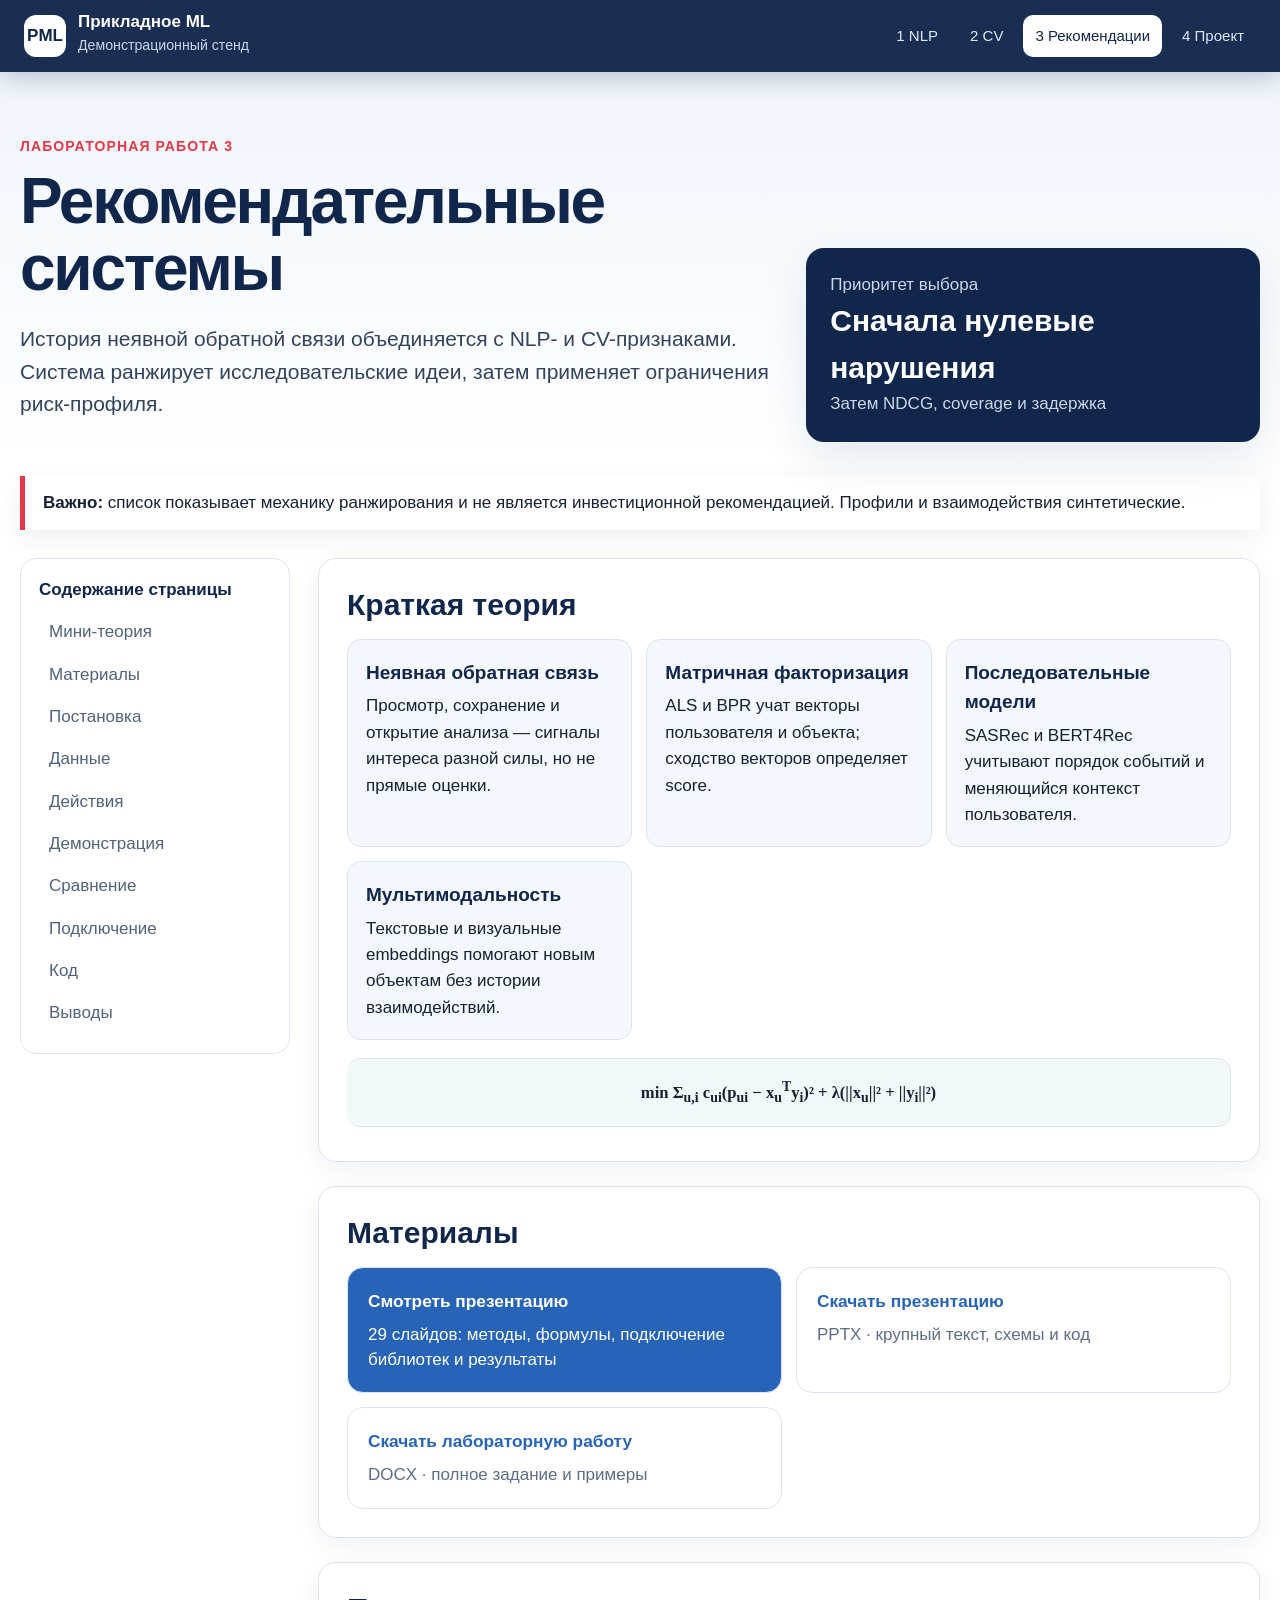
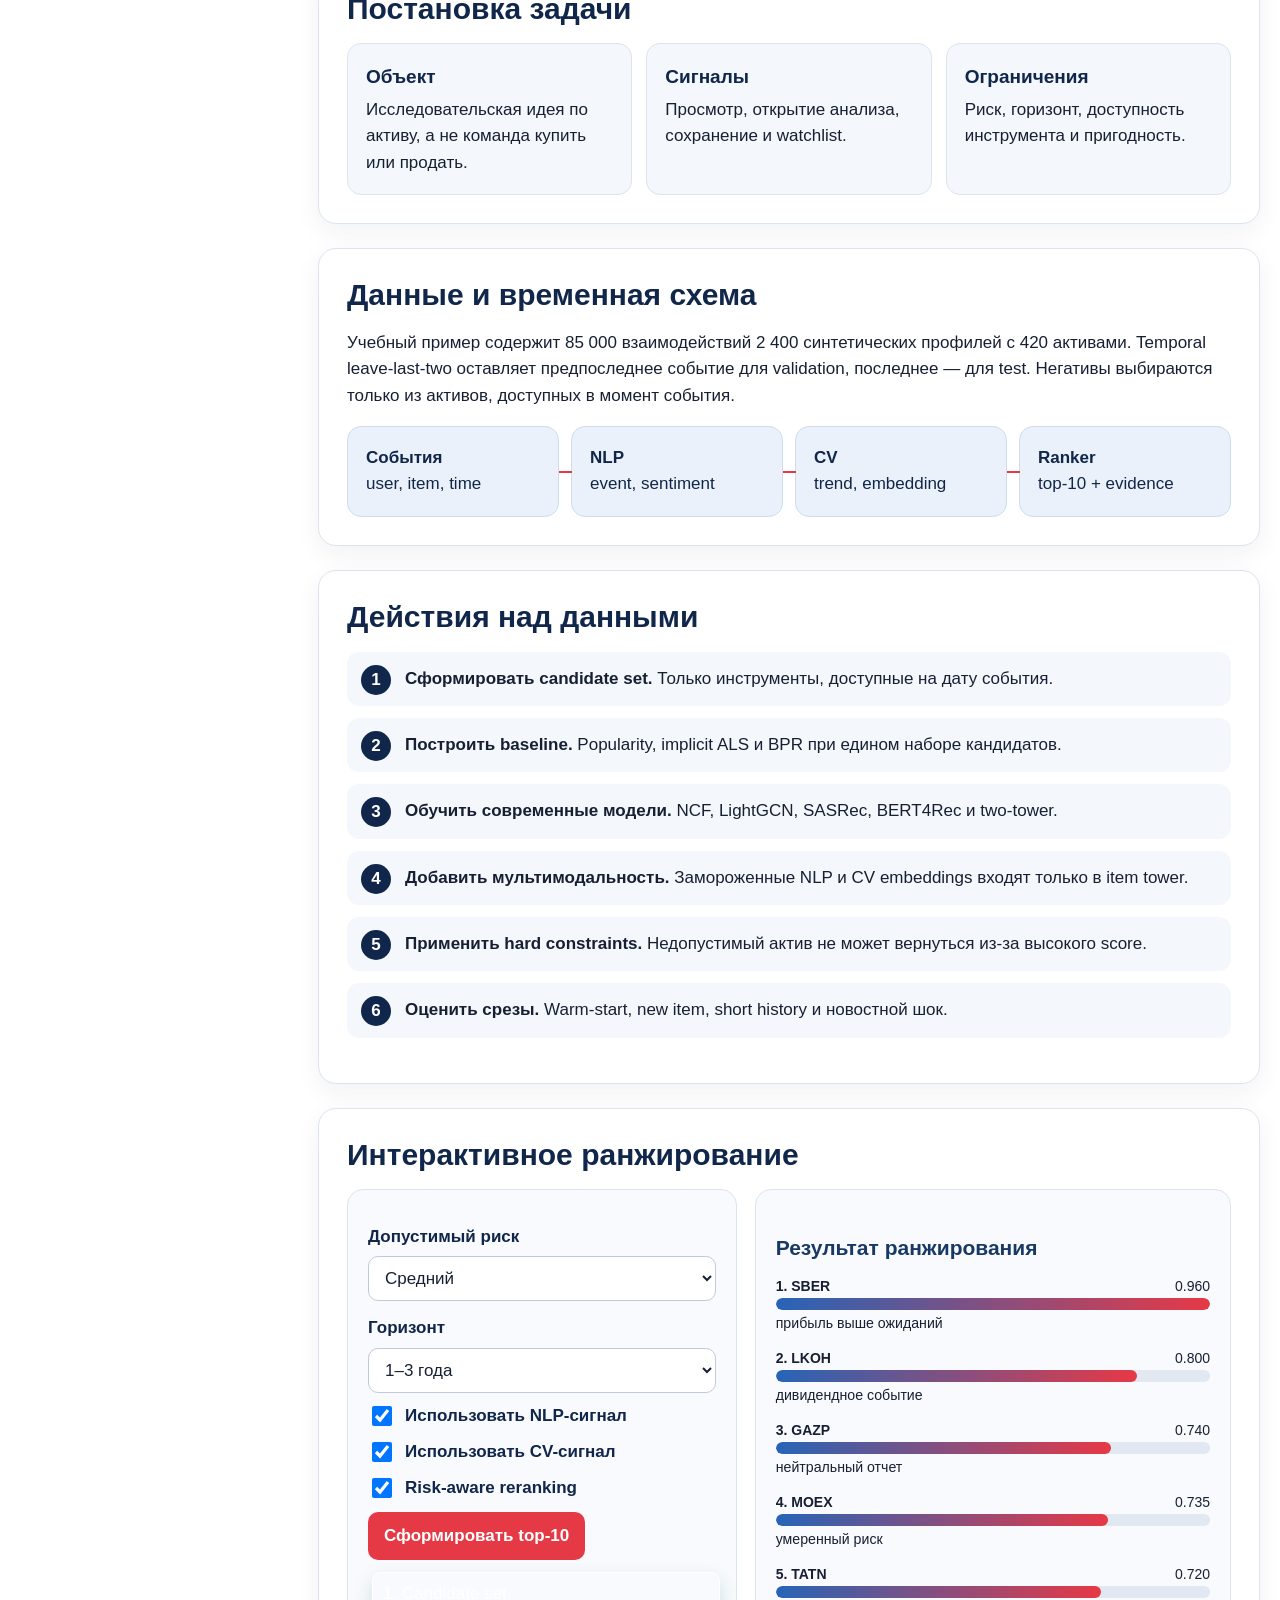
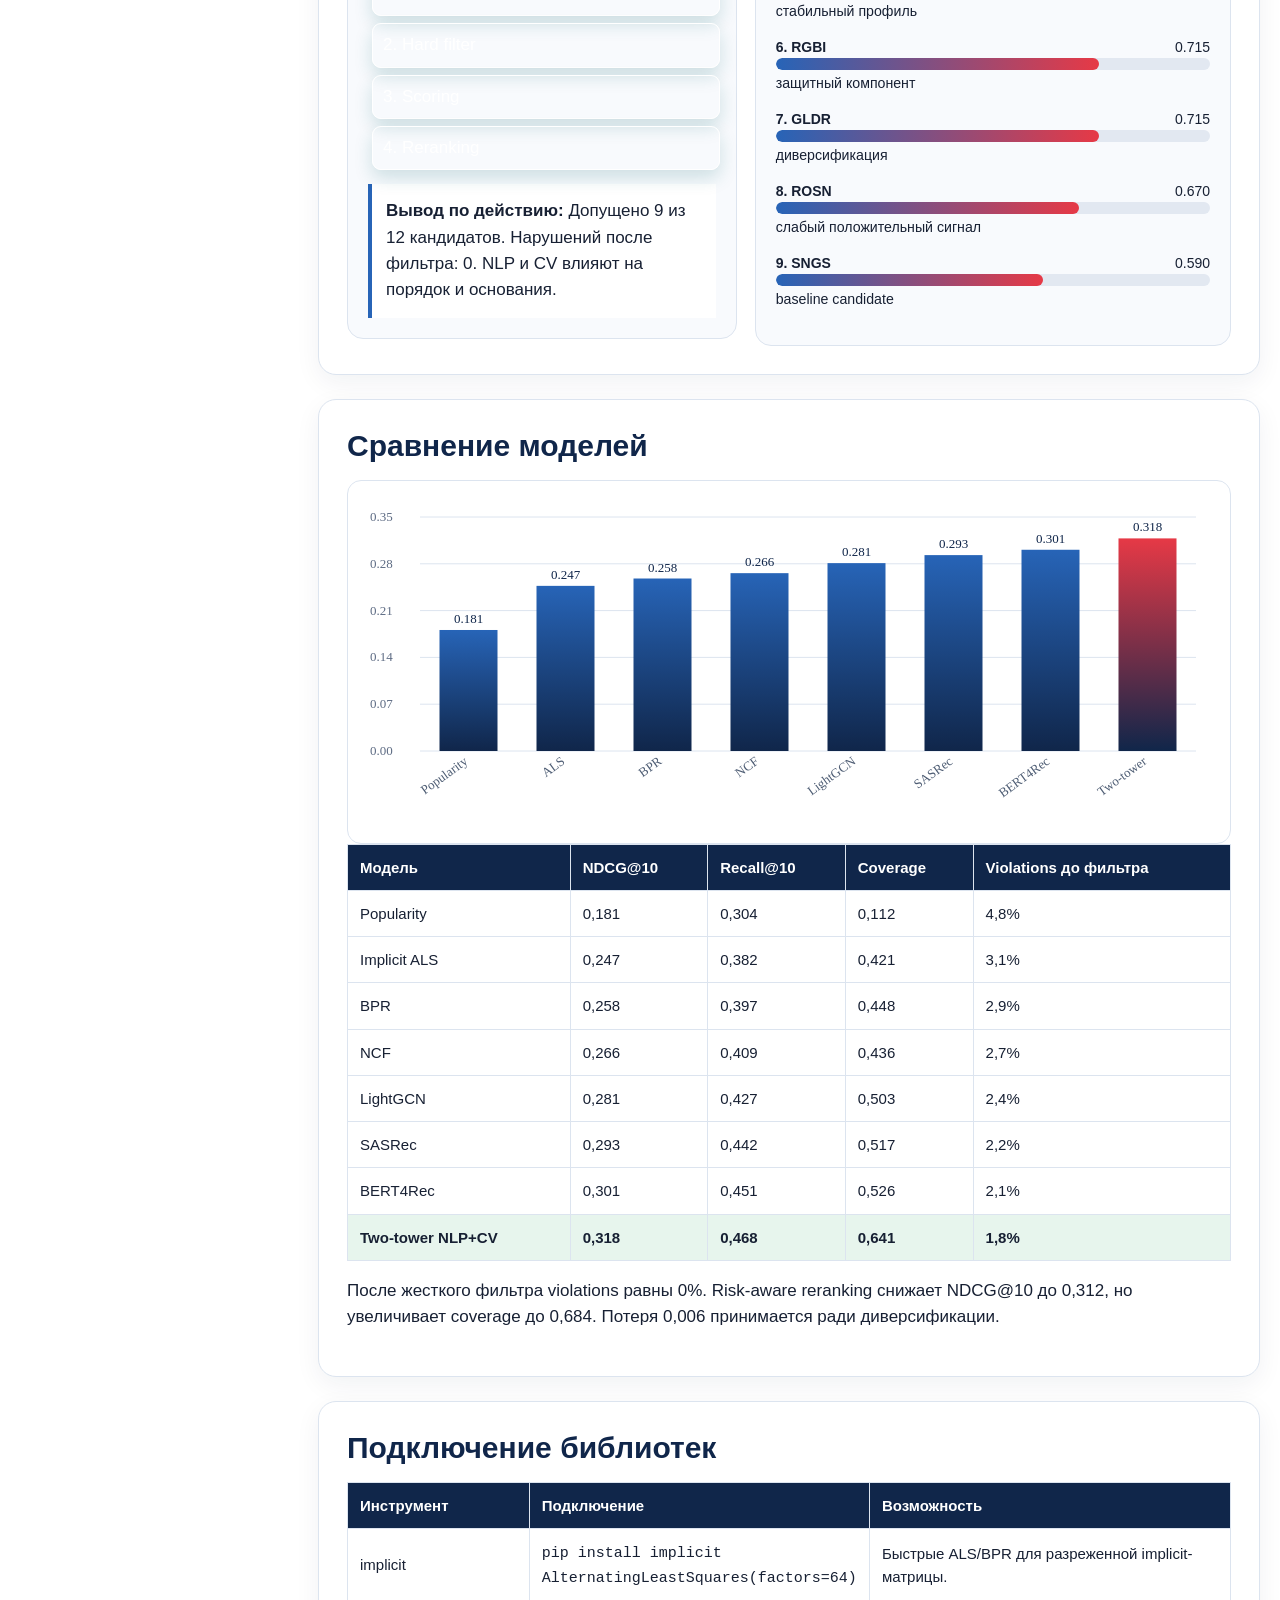
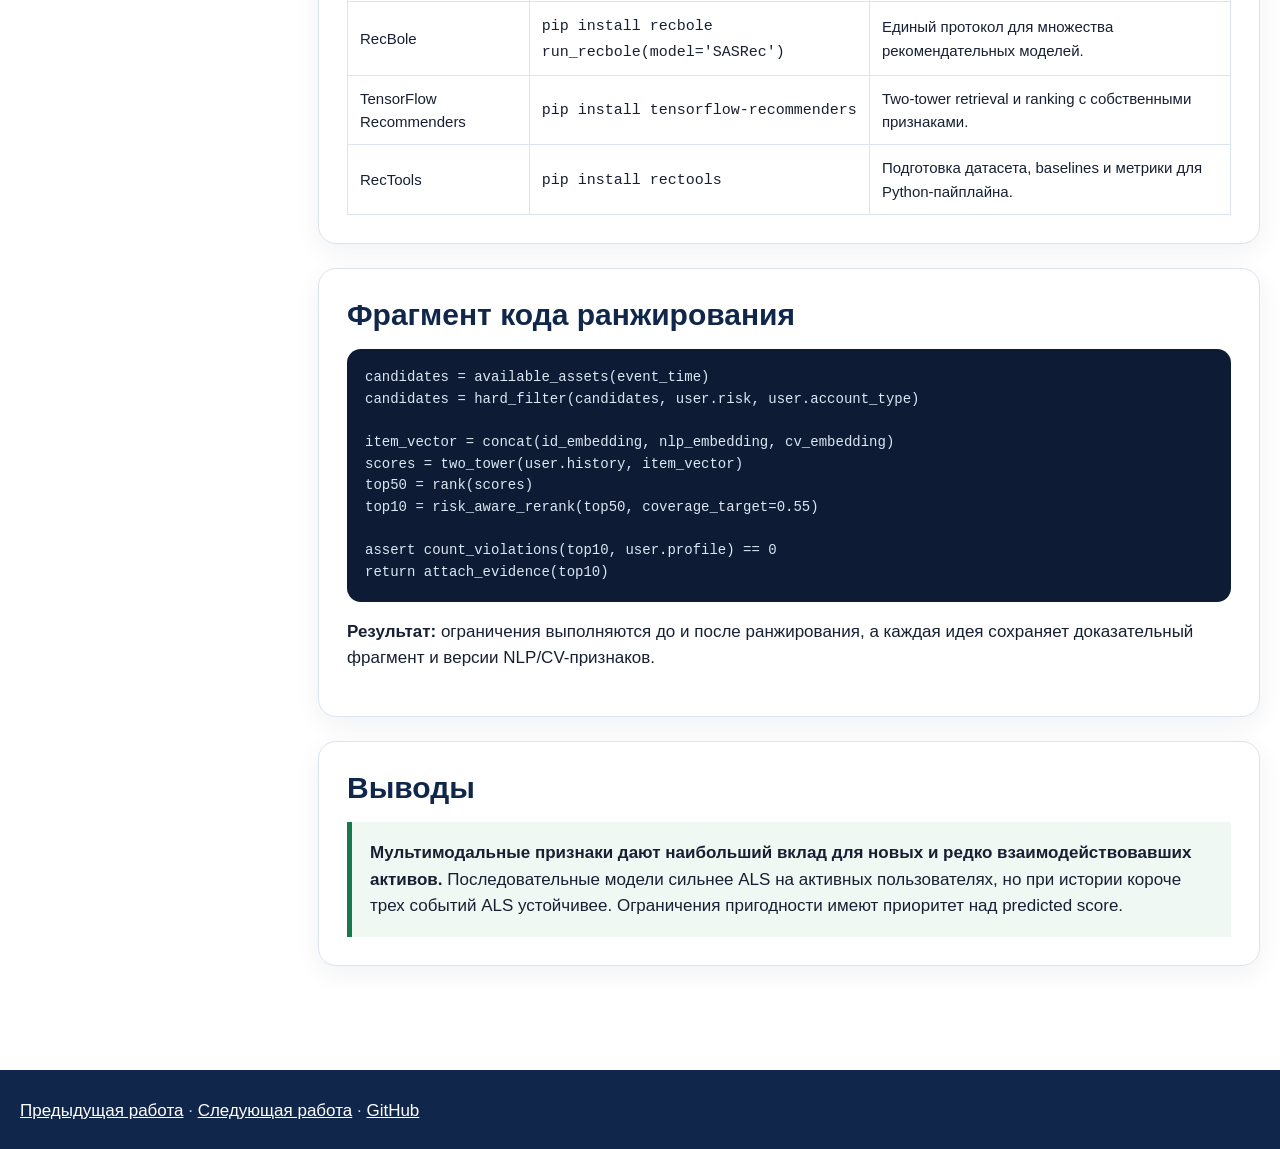
<file: lab3-recsys.html>
<!doctype html><html lang="ru"><head><meta charset="utf-8"><meta name="viewport" content="width=device-width,initial-scale=1"><title>Лабораторная работа 3 — рекомендательные системы</title><link rel="icon" href="favicon.svg"><link rel="stylesheet" href="styles.css"></head><body>
<header class="topbar"><a class="brand" href="index.html"><span class="brand-mark">PML</span><span><strong>Прикладное ML</strong><small>Демонстрационный стенд</small></span></a><nav class="nav"><a href="lab1-nlp.html">1 NLP</a><a href="lab2-cv.html">2 CV</a><a aria-current="page" href="lab3-recsys.html">3 Рекомендации</a><a href="lab4-project.html">4 Проект</a></nav></header>
<div class="wrap"><section class="hero"><div><div class="eyebrow">Лабораторная работа 3</div><h1>Рекомендательные системы</h1><p class="lead">История неявной обратной связи объединяется с NLP- и CV-признаками. Система ранжирует исследовательские идеи, затем применяет ограничения риск-профиля.</p></div><aside class="hero-meta"><span>Приоритет выбора</span><b>Сначала нулевые нарушения</b><span>Затем NDCG, coverage и задержка</span></aside></section><div class="notice"><b>Важно:</b> список показывает механику ранжирования и не является инвестиционной рекомендацией. Профили и взаимодействия синтетические.</div>
<div class="page-grid"><aside class="toc"><strong>Содержание страницы</strong><a href="#theory">Мини-теория</a><a href="#materials">Материалы</a><a href="#task">Постановка</a><a href="#data">Данные</a><a href="#actions">Действия</a><a href="#demo">Демонстрация</a><a href="#models">Сравнение</a><a href="#connect">Подключение</a><a href="#code">Код</a><a href="#conclusion">Выводы</a></aside><main>
<section id="theory"><h2>Краткая теория</h2><div class="cards"><div class="card"><strong>Неявная обратная связь</strong>Просмотр, сохранение и открытие анализа — сигналы интереса разной силы, но не прямые оценки.</div><div class="card"><strong>Матричная факторизация</strong>ALS и BPR учат векторы пользователя и объекта; сходство векторов определяет score.</div><div class="card"><strong>Последовательные модели</strong>SASRec и BERT4Rec учитывают порядок событий и меняющийся контекст пользователя.</div><div class="card"><strong>Мультимодальность</strong>Текстовые и визуальные embeddings помогают новым объектам без истории взаимодействий.</div></div><div class="formula-box">min Σ<sub>u,i</sub> c<sub>ui</sub>(p<sub>ui</sub> − x<sub>u</sub><sup>T</sup>y<sub>i</sub>)² + λ(||x<sub>u</sub>||² + ||y<sub>i</sub>||²)</div></section>
<section id="materials"><h2>Материалы</h2><div class="download-grid"><a class="download-card primary-download" href="presentation.html?deck=recsys"><b>Смотреть презентацию</b><span>29 слайдов: методы, формулы, подключение библиотек и результаты</span></a><a class="download-card" href="materials/ПЗМО_Лабораторная_3_Рекомендательные_системы.pptx" download><b>Скачать презентацию</b><span>PPTX · крупный текст, схемы и код</span></a><a class="download-card" href="materials/Лабораторная_работа_3_Рекомендательные_системы.docx" download><b>Скачать лабораторную работу</b><span>DOCX · полное задание и примеры</span></a></div></section>
<section id="task"><h2>Постановка задачи</h2><div class="cards"><div class="card"><strong>Объект</strong>Исследовательская идея по активу, а не команда купить или продать.</div><div class="card"><strong>Сигналы</strong>Просмотр, открытие анализа, сохранение и watchlist.</div><div class="card"><strong>Ограничения</strong>Риск, горизонт, доступность инструмента и пригодность.</div></div></section>
<section id="data"><h2>Данные и временная схема</h2><p>Учебный пример содержит 85 000 взаимодействий 2 400 синтетических профилей с 420 активами. Temporal leave-last-two оставляет предпоследнее событие для validation, последнее — для test. Негативы выбираются только из активов, доступных в момент события.</p><div class="pipeline"><div class="pipe-node"><b>События</b><br>user, item, time</div><div class="pipe-node"><b>NLP</b><br>event, sentiment</div><div class="pipe-node"><b>CV</b><br>trend, embedding</div><div class="pipe-node"><b>Ranker</b><br>top-10 + evidence</div></div></section>
<section id="actions"><h2>Действия над данными</h2><ol class="step-list"><li><b>Сформировать candidate set.</b> Только инструменты, доступные на дату события.</li><li><b>Построить baseline.</b> Popularity, implicit ALS и BPR при едином наборе кандидатов.</li><li><b>Обучить современные модели.</b> NCF, LightGCN, SASRec, BERT4Rec и two-tower.</li><li><b>Добавить мультимодальность.</b> Замороженные NLP и CV embeddings входят только в item tower.</li><li><b>Применить hard constraints.</b> Недопустимый актив не может вернуться из-за высокого score.</li><li><b>Оценить срезы.</b> Warm-start, new item, short history и новостной шок.</li></ol></section>
<section id="demo"><h2>Интерактивное ранжирование</h2><div class="demo"><div class="control-panel"><label for="risk">Допустимый риск</label><select id="risk"><option value="low">Низкий</option><option value="medium" selected>Средний</option><option value="high">Высокий</option></select><label for="horizon">Горизонт</label><select id="horizon"><option value="short">До года</option><option value="medium" selected>1–3 года</option><option value="long">Более 3 лет</option></select><label class="checkline"><input id="useNlp" type="checkbox" checked> Использовать NLP-сигнал</label><label class="checkline"><input id="useCv" type="checkbox" checked> Использовать CV-сигнал</label><label class="checkline"><input id="rerank" type="checkbox" checked> Risk-aware reranking</label><button class="primary" id="rankButton">Сформировать top-10</button><div class="stage-log" id="rankLog"><span>1. Candidate set</span><span>2. Hard filter</span><span>3. Scoring</span><span>4. Reranking</span></div><div class="explanation"><b>Вывод по действию:</b> <span id="recConclusion">Параметры определяют допустимые кандидаты и веса признаков.</span></div></div><div class="result-panel"><h3>Результат ранжирования</h3><div id="ranking"></div></div></div></section>
<section id="models"><h2>Сравнение моделей</h2><div class="chart-wrap"><canvas id="recChart"></canvas></div><div class="table-scroll"><table><thead><tr><th>Модель</th><th>NDCG@10</th><th>Recall@10</th><th>Coverage</th><th>Violations до фильтра</th></tr></thead><tbody><tr><td>Popularity</td><td>0,181</td><td>0,304</td><td>0,112</td><td>4,8%</td></tr><tr><td>Implicit ALS</td><td>0,247</td><td>0,382</td><td>0,421</td><td>3,1%</td></tr><tr><td>BPR</td><td>0,258</td><td>0,397</td><td>0,448</td><td>2,9%</td></tr><tr><td>NCF</td><td>0,266</td><td>0,409</td><td>0,436</td><td>2,7%</td></tr><tr><td>LightGCN</td><td>0,281</td><td>0,427</td><td>0,503</td><td>2,4%</td></tr><tr><td>SASRec</td><td>0,293</td><td>0,442</td><td>0,517</td><td>2,2%</td></tr><tr><td>BERT4Rec</td><td>0,301</td><td>0,451</td><td>0,526</td><td>2,1%</td></tr><tr class="best"><td>Two-tower NLP+CV</td><td>0,318</td><td>0,468</td><td>0,641</td><td>1,8%</td></tr></tbody></table></div><p>После жесткого фильтра violations равны 0%. Risk-aware reranking снижает NDCG@10 до 0,312, но увеличивает coverage до 0,684. Потеря 0,006 принимается ради диверсификации.</p></section>
<section id="connect"><h2>Подключение библиотек</h2><div class="table-scroll"><table><thead><tr><th>Инструмент</th><th>Подключение</th><th>Возможность</th></tr></thead><tbody><tr><td>implicit</td><td><code>pip install implicit</code><br><code>AlternatingLeastSquares(factors=64)</code></td><td>Быстрые ALS/BPR для разреженной implicit-матрицы.</td></tr><tr><td>RecBole</td><td><code>pip install recbole</code><br><code>run_recbole(model='SASRec')</code></td><td>Единый протокол для множества рекомендательных моделей.</td></tr><tr><td>TensorFlow Recommenders</td><td><code>pip install tensorflow-recommenders</code></td><td>Two-tower retrieval и ranking с собственными признаками.</td></tr><tr><td>RecTools</td><td><code>pip install rectools</code></td><td>Подготовка датасета, baselines и метрики для Python-пайплайна.</td></tr></tbody></table></div></section>
<section id="code"><h2>Фрагмент кода ранжирования</h2><pre class="code">candidates = available_assets(event_time)
candidates = hard_filter(candidates, user.risk, user.account_type)

item_vector = concat(id_embedding, nlp_embedding, cv_embedding)
scores = two_tower(user.history, item_vector)
top50 = rank(scores)
top10 = risk_aware_rerank(top50, coverage_target=0.55)

assert count_violations(top10, user.profile) == 0
return attach_evidence(top10)</pre><p><b>Результат:</b> ограничения выполняются до и после ранжирования, а каждая идея сохраняет доказательный фрагмент и версии NLP/CV-признаков.</p></section>
<section id="conclusion"><h2>Выводы</h2><div class="conclusion"><b>Мультимодальные признаки дают наибольший вклад для новых и редко взаимодействовавших активов.</b> Последовательные модели сильнее ALS на активных пользователях, но при истории короче трех событий ALS устойчивее. Ограничения пригодности имеют приоритет над predicted score.</div></section>
</main></div></div><footer class="footer"><a href="lab2-cv.html">Предыдущая работа</a> · <a href="lab4-project.html">Следующая работа</a> · <a href="https://github.com/PetrNikitin20/PML">GitHub</a></footer><script src="common.js"></script><script src="lab3.js"></script></body></html>
</file>
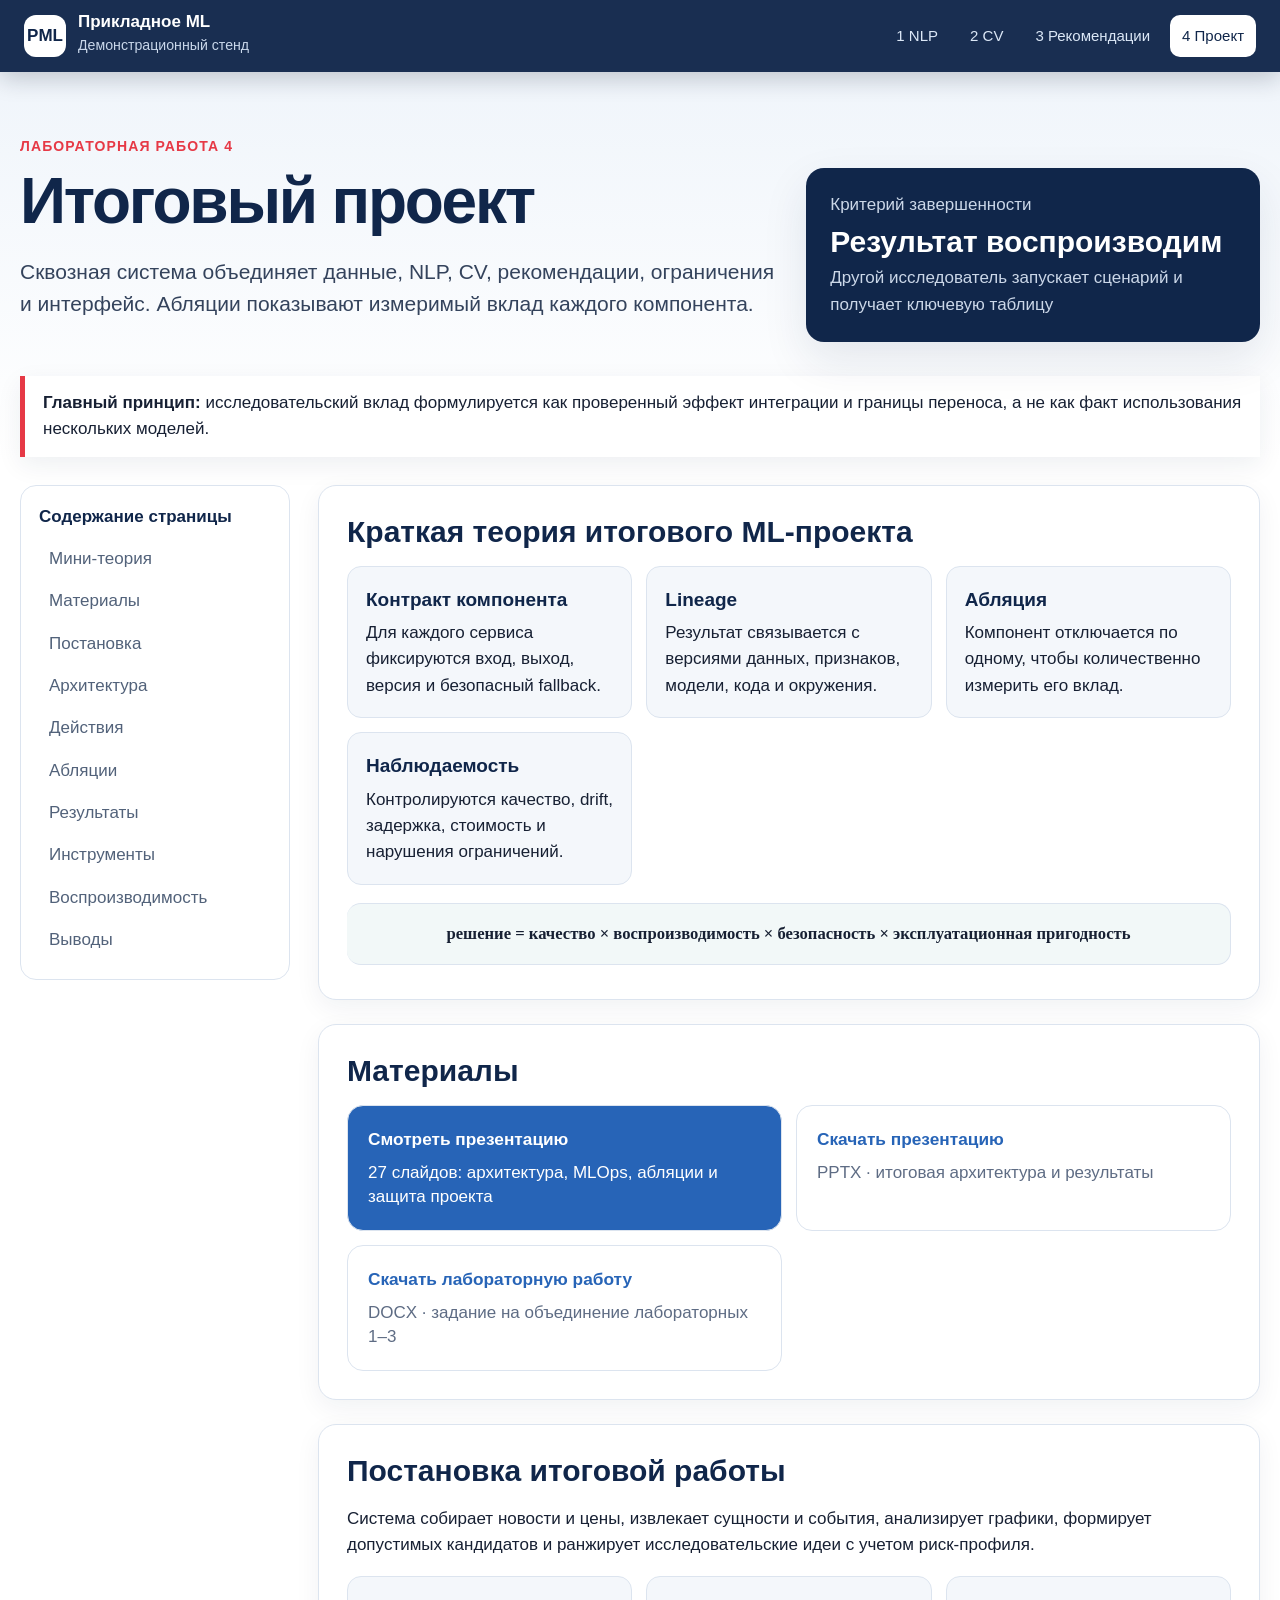
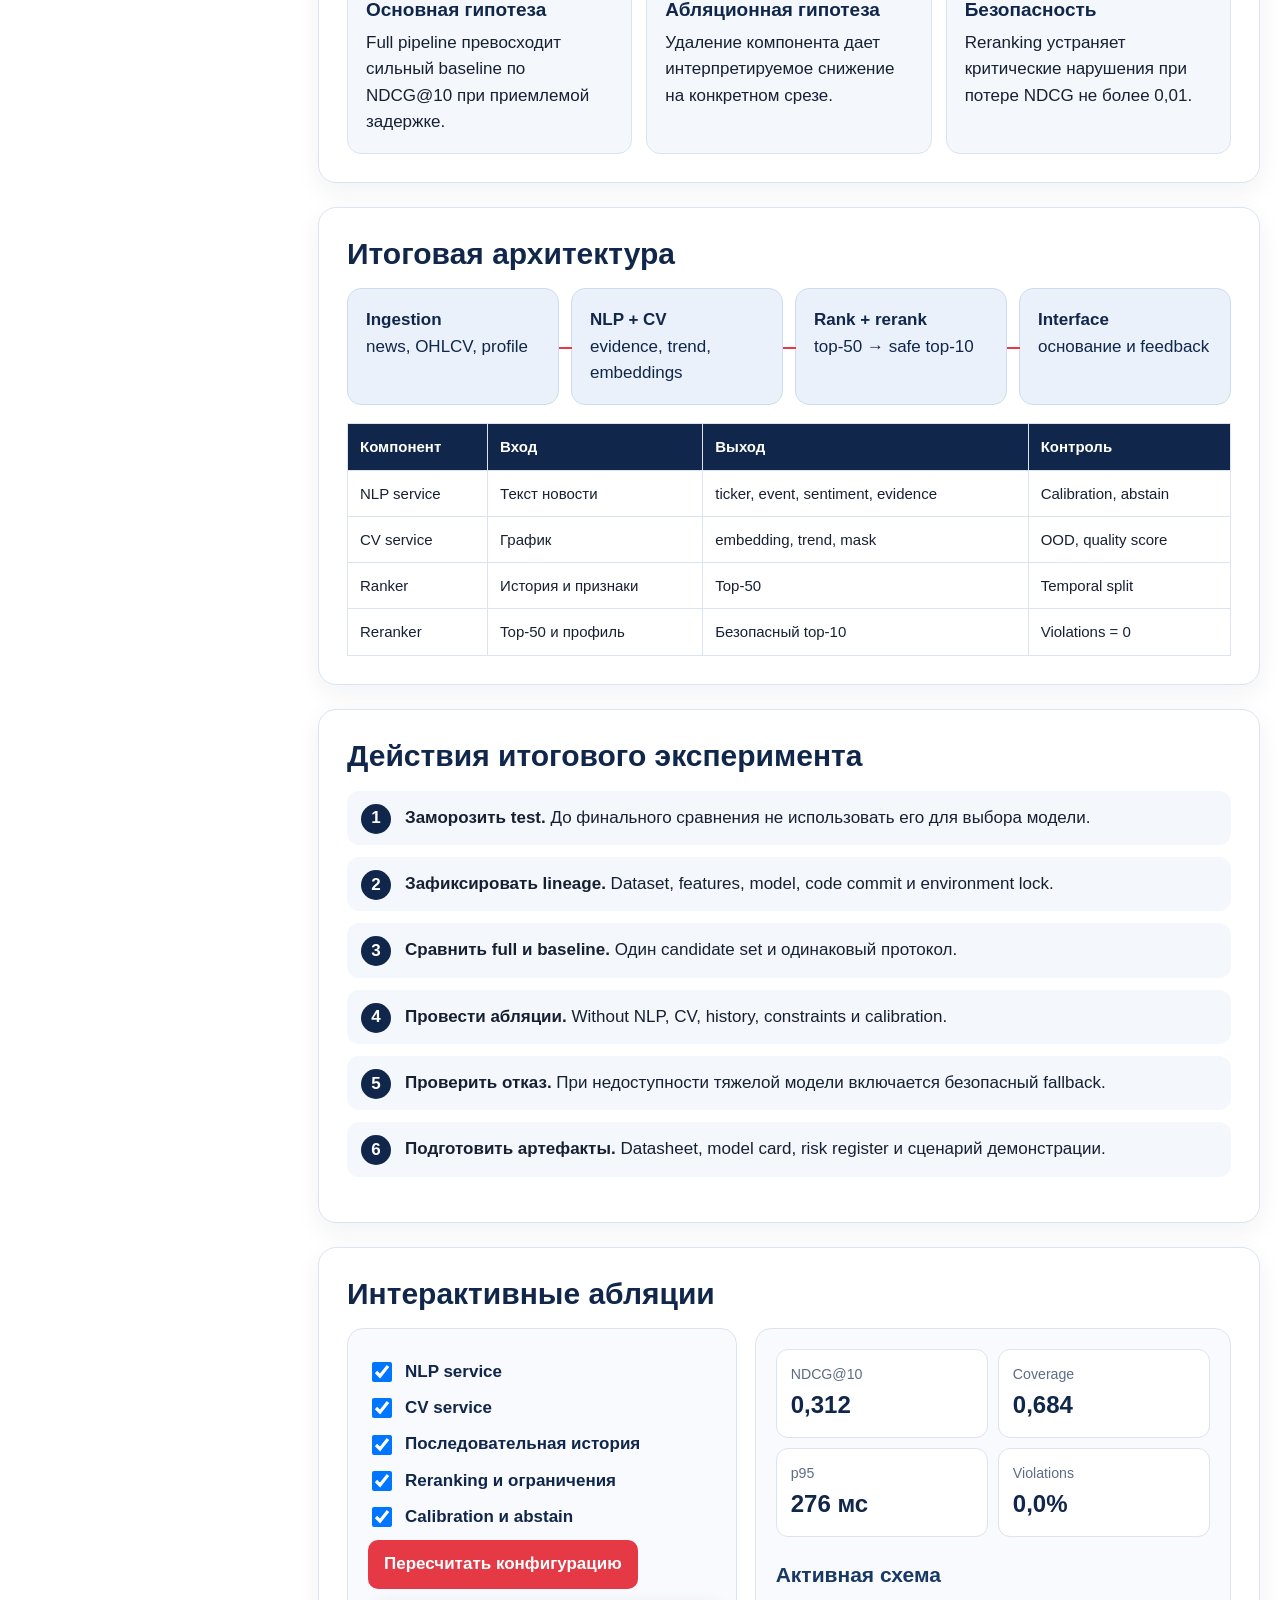
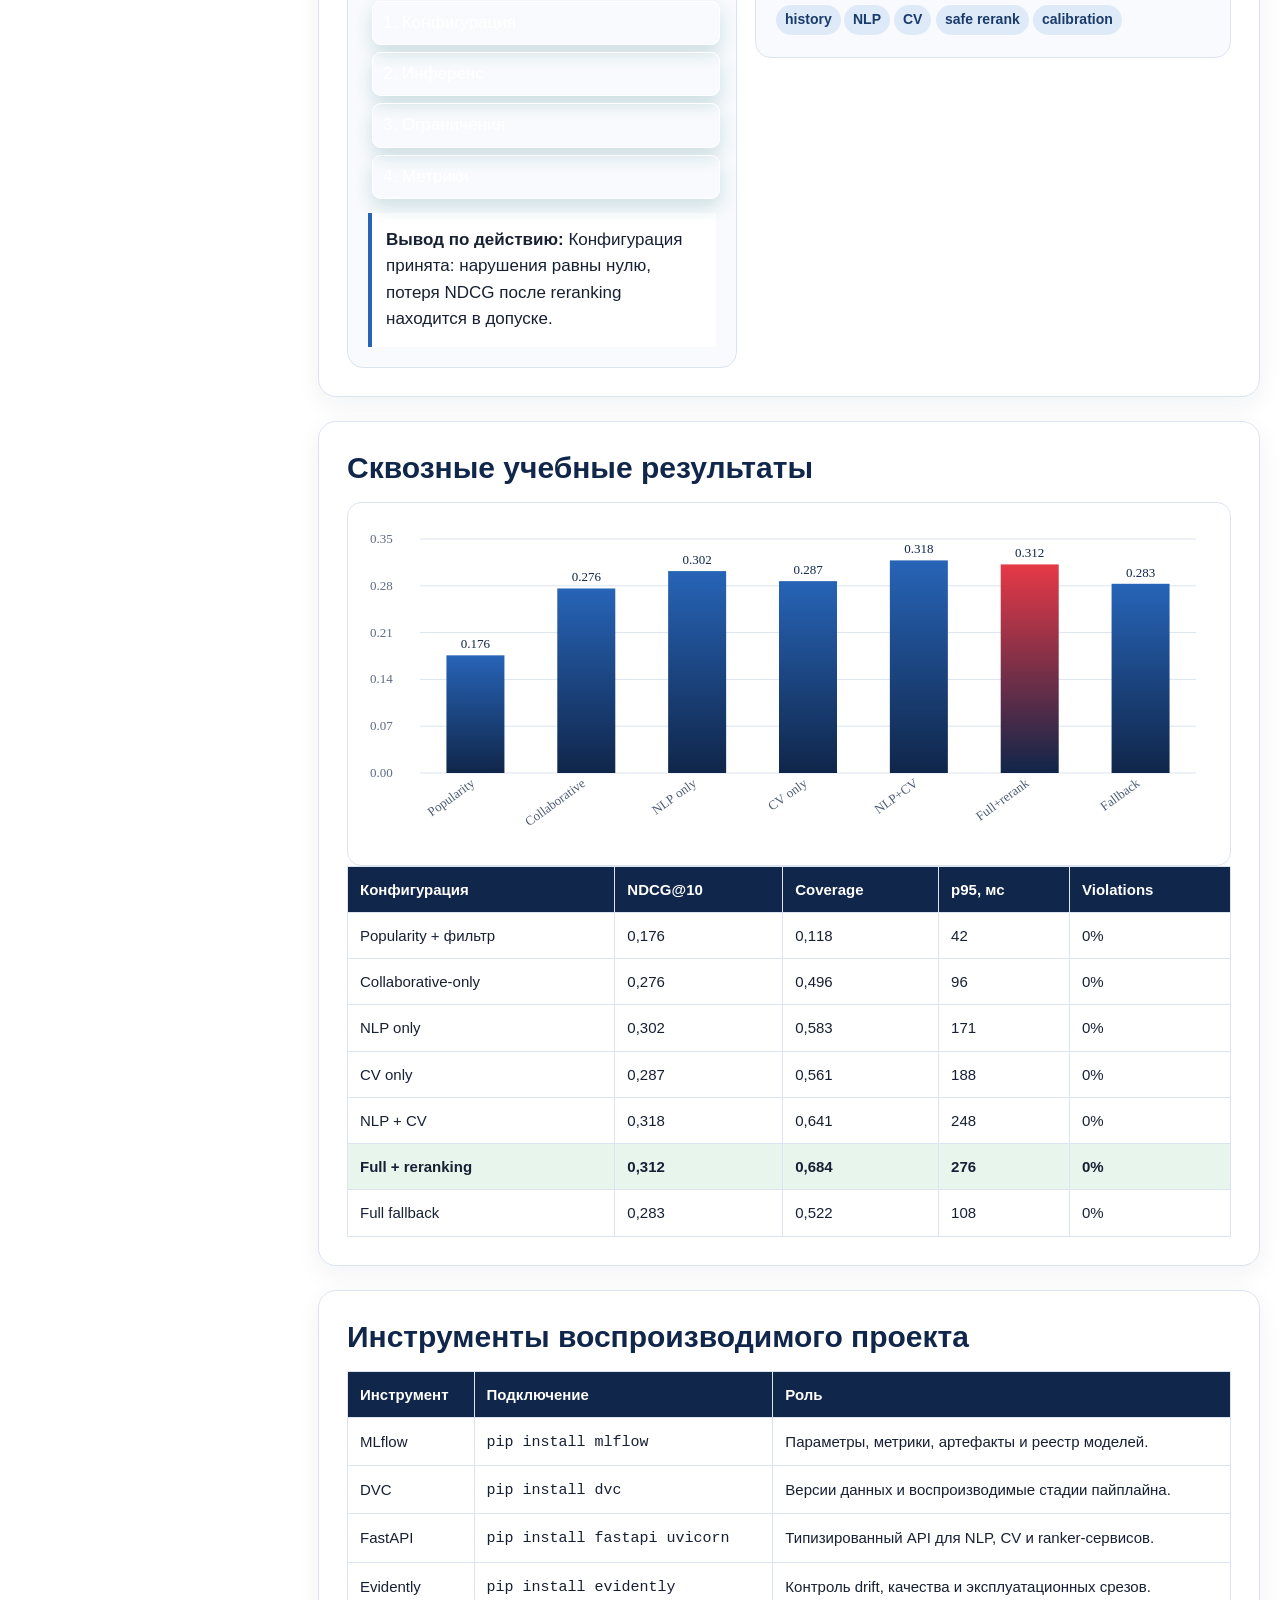
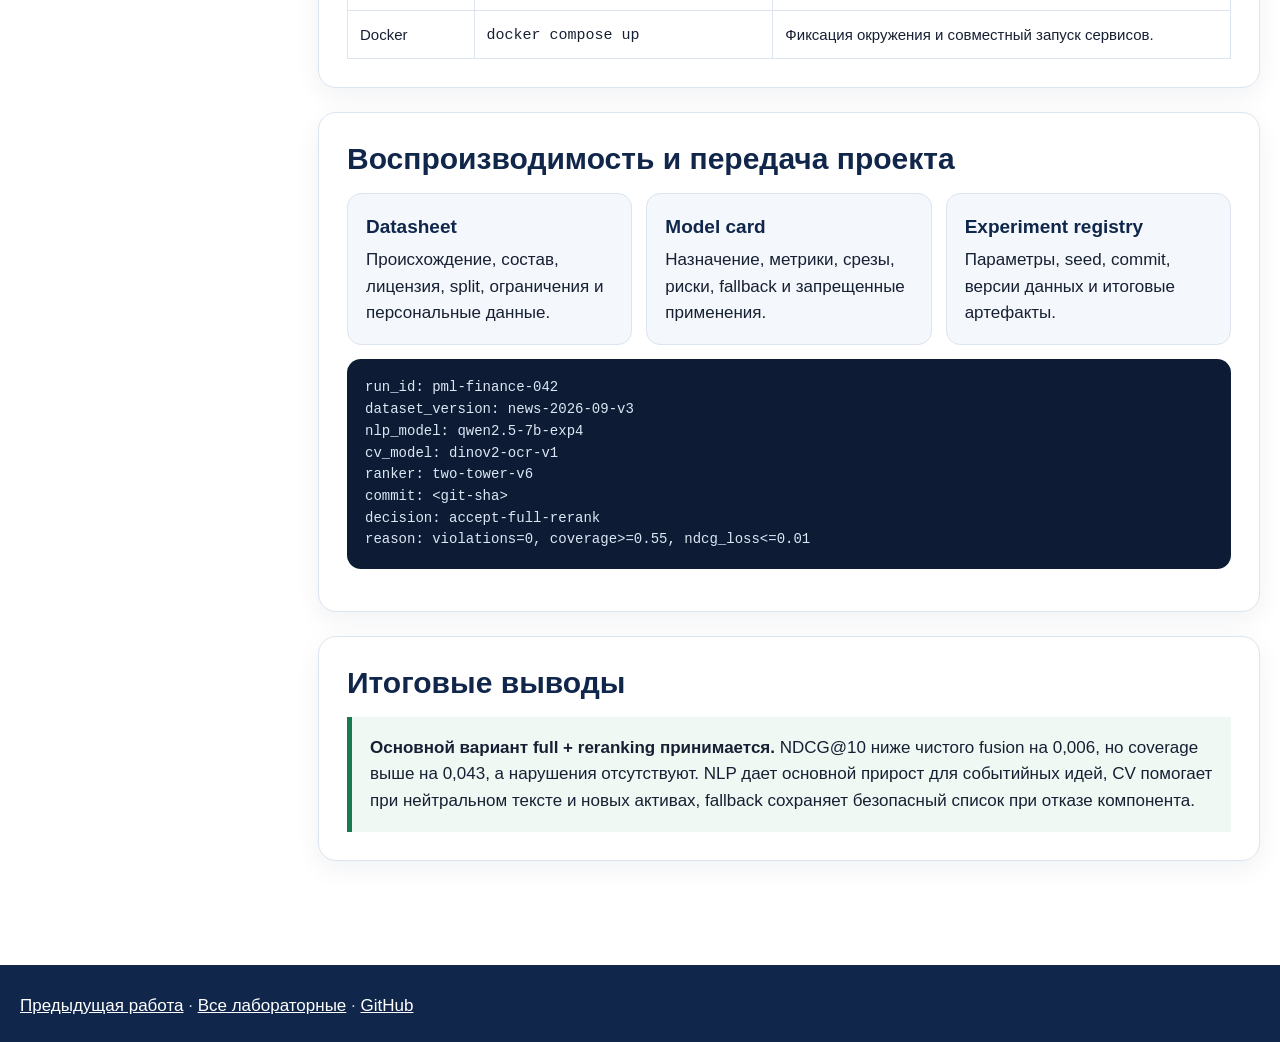
<file: lab4-project.html>
<!doctype html><html lang="ru"><head><meta charset="utf-8"><meta name="viewport" content="width=device-width,initial-scale=1"><title>Лабораторная работа 4 — итоговый проект</title><link rel="icon" href="favicon.svg"><link rel="stylesheet" href="styles.css"></head><body>
<header class="topbar"><a class="brand" href="index.html"><span class="brand-mark">PML</span><span><strong>Прикладное ML</strong><small>Демонстрационный стенд</small></span></a><nav class="nav"><a href="lab1-nlp.html">1 NLP</a><a href="lab2-cv.html">2 CV</a><a href="lab3-recsys.html">3 Рекомендации</a><a aria-current="page" href="lab4-project.html">4 Проект</a></nav></header>
<div class="wrap"><section class="hero"><div><div class="eyebrow">Лабораторная работа 4</div><h1>Итоговый проект</h1><p class="lead">Сквозная система объединяет данные, NLP, CV, рекомендации, ограничения и интерфейс. Абляции показывают измеримый вклад каждого компонента.</p></div><aside class="hero-meta"><span>Критерий завершенности</span><b>Результат воспроизводим</b><span>Другой исследователь запускает сценарий и получает ключевую таблицу</span></aside></section><div class="notice"><b>Главный принцип:</b> исследовательский вклад формулируется как проверенный эффект интеграции и границы переноса, а не как факт использования нескольких моделей.</div>
<div class="page-grid"><aside class="toc"><strong>Содержание страницы</strong><a href="#theory">Мини-теория</a><a href="#materials">Материалы</a><a href="#task">Постановка</a><a href="#architecture">Архитектура</a><a href="#actions">Действия</a><a href="#demo">Абляции</a><a href="#results">Результаты</a><a href="#tools">Инструменты</a><a href="#repro">Воспроизводимость</a><a href="#conclusion">Выводы</a></aside><main>
<section id="theory"><h2>Краткая теория итогового ML-проекта</h2><div class="cards"><div class="card"><strong>Контракт компонента</strong>Для каждого сервиса фиксируются вход, выход, версия и безопасный fallback.</div><div class="card"><strong>Lineage</strong>Результат связывается с версиями данных, признаков, модели, кода и окружения.</div><div class="card"><strong>Абляция</strong>Компонент отключается по одному, чтобы количественно измерить его вклад.</div><div class="card"><strong>Наблюдаемость</strong>Контролируются качество, drift, задержка, стоимость и нарушения ограничений.</div></div><div class="formula-box">решение = качество × воспроизводимость × безопасность × эксплуатационная пригодность</div></section>
<section id="materials"><h2>Материалы</h2><div class="download-grid"><a class="download-card primary-download" href="presentation.html?deck=project"><b>Смотреть презентацию</b><span>27 слайдов: архитектура, MLOps, абляции и защита проекта</span></a><a class="download-card" href="materials/ПЗМО_Лабораторная_4_Итоговый_проект.pptx" download><b>Скачать презентацию</b><span>PPTX · итоговая архитектура и результаты</span></a><a class="download-card" href="materials/Лабораторная_работа_4_Итоговый_проект.docx" download><b>Скачать лабораторную работу</b><span>DOCX · задание на объединение лабораторных 1–3</span></a></div></section>
<section id="task"><h2>Постановка итоговой работы</h2><p>Система собирает новости и цены, извлекает сущности и события, анализирует графики, формирует допустимых кандидатов и ранжирует исследовательские идеи с учетом риск-профиля.</p><div class="cards"><div class="card"><strong>Основная гипотеза</strong>Full pipeline превосходит сильный baseline по NDCG@10 при приемлемой задержке.</div><div class="card"><strong>Абляционная гипотеза</strong>Удаление компонента дает интерпретируемое снижение на конкретном срезе.</div><div class="card"><strong>Безопасность</strong>Reranking устраняет критические нарушения при потере NDCG не более 0,01.</div></div></section>
<section id="architecture"><h2>Итоговая архитектура</h2><div class="pipeline"><div class="pipe-node"><b>Ingestion</b><br>news, OHLCV, profile</div><div class="pipe-node"><b>NLP + CV</b><br>evidence, trend, embeddings</div><div class="pipe-node"><b>Rank + rerank</b><br>top-50 → safe top-10</div><div class="pipe-node"><b>Interface</b><br>основание и feedback</div></div><div class="table-scroll" style="margin-top:18px"><table><thead><tr><th>Компонент</th><th>Вход</th><th>Выход</th><th>Контроль</th></tr></thead><tbody><tr><td>NLP service</td><td>Текст новости</td><td>ticker, event, sentiment, evidence</td><td>Calibration, abstain</td></tr><tr><td>CV service</td><td>График</td><td>embedding, trend, mask</td><td>OOD, quality score</td></tr><tr><td>Ranker</td><td>История и признаки</td><td>Top-50</td><td>Temporal split</td></tr><tr><td>Reranker</td><td>Top-50 и профиль</td><td>Безопасный top-10</td><td>Violations = 0</td></tr></tbody></table></div></section>
<section id="actions"><h2>Действия итогового эксперимента</h2><ol class="step-list"><li><b>Заморозить test.</b> До финального сравнения не использовать его для выбора модели.</li><li><b>Зафиксировать lineage.</b> Dataset, features, model, code commit и environment lock.</li><li><b>Сравнить full и baseline.</b> Один candidate set и одинаковый протокол.</li><li><b>Провести абляции.</b> Without NLP, CV, history, constraints и calibration.</li><li><b>Проверить отказ.</b> При недоступности тяжелой модели включается безопасный fallback.</li><li><b>Подготовить артефакты.</b> Datasheet, model card, risk register и сценарий демонстрации.</li></ol></section>
<section id="demo"><h2>Интерактивные абляции</h2><div class="demo"><div class="control-panel"><label class="checkline"><input id="pNlp" type="checkbox" checked> NLP service</label><label class="checkline"><input id="pCv" type="checkbox" checked> CV service</label><label class="checkline"><input id="pHistory" type="checkbox" checked> Последовательная история</label><label class="checkline"><input id="pRerank" type="checkbox" checked> Reranking и ограничения</label><label class="checkline"><input id="pCalibration" type="checkbox" checked> Calibration и abstain</label><button class="primary" id="evaluatePipeline">Пересчитать конфигурацию</button><div class="stage-log" id="projectLog"><span>1. Конфигурация</span><span>2. Инференс</span><span>3. Ограничения</span><span>4. Метрики</span></div><div class="explanation"><b>Вывод по действию:</b> <span id="projectConclusion">Полная конфигурация готова к проверке.</span></div></div><div class="result-panel"><div class="result-grid"><div class="metric"><small>NDCG@10</small><b id="pNdcg">0,312</b></div><div class="metric"><small>Coverage</small><b id="pCoverage">0,684</b></div><div class="metric"><small>p95</small><b id="pLatency">276 мс</b></div><div class="metric"><small>Violations</small><b id="pViolations">0%</b></div></div><h3>Активная схема</h3><div id="activePipeline"></div></div></div></section>
<section id="results"><h2>Сквозные учебные результаты</h2><div class="chart-wrap"><canvas id="projectChart"></canvas></div><div class="table-scroll"><table><thead><tr><th>Конфигурация</th><th>NDCG@10</th><th>Coverage</th><th>p95, мс</th><th>Violations</th></tr></thead><tbody><tr><td>Popularity + фильтр</td><td>0,176</td><td>0,118</td><td>42</td><td>0%</td></tr><tr><td>Collaborative-only</td><td>0,276</td><td>0,496</td><td>96</td><td>0%</td></tr><tr><td>NLP only</td><td>0,302</td><td>0,583</td><td>171</td><td>0%</td></tr><tr><td>CV only</td><td>0,287</td><td>0,561</td><td>188</td><td>0%</td></tr><tr><td>NLP + CV</td><td>0,318</td><td>0,641</td><td>248</td><td>0%</td></tr><tr class="best"><td>Full + reranking</td><td>0,312</td><td>0,684</td><td>276</td><td>0%</td></tr><tr><td>Full fallback</td><td>0,283</td><td>0,522</td><td>108</td><td>0%</td></tr></tbody></table></div></section>
<section id="tools"><h2>Инструменты воспроизводимого проекта</h2><div class="table-scroll"><table><thead><tr><th>Инструмент</th><th>Подключение</th><th>Роль</th></tr></thead><tbody><tr><td>MLflow</td><td><code>pip install mlflow</code></td><td>Параметры, метрики, артефакты и реестр моделей.</td></tr><tr><td>DVC</td><td><code>pip install dvc</code></td><td>Версии данных и воспроизводимые стадии пайплайна.</td></tr><tr><td>FastAPI</td><td><code>pip install fastapi uvicorn</code></td><td>Типизированный API для NLP, CV и ranker-сервисов.</td></tr><tr><td>Evidently</td><td><code>pip install evidently</code></td><td>Контроль drift, качества и эксплуатационных срезов.</td></tr><tr><td>Docker</td><td><code>docker compose up</code></td><td>Фиксация окружения и совместный запуск сервисов.</td></tr></tbody></table></div></section>
<section id="repro"><h2>Воспроизводимость и передача проекта</h2><div class="cards"><div class="card"><strong>Datasheet</strong>Происхождение, состав, лицензия, split, ограничения и персональные данные.</div><div class="card"><strong>Model card</strong>Назначение, метрики, срезы, риски, fallback и запрещенные применения.</div><div class="card"><strong>Experiment registry</strong>Параметры, seed, commit, версии данных и итоговые артефакты.</div></div><pre class="code">run_id: pml-finance-042
dataset_version: news-2026-09-v3
nlp_model: qwen2.5-7b-exp4
cv_model: dinov2-ocr-v1
ranker: two-tower-v6
commit: &lt;git-sha&gt;
decision: accept-full-rerank
reason: violations=0, coverage&gt;=0.55, ndcg_loss&lt;=0.01</pre></section>
<section id="conclusion"><h2>Итоговые выводы</h2><div class="conclusion"><b>Основной вариант full + reranking принимается.</b> NDCG@10 ниже чистого fusion на 0,006, но coverage выше на 0,043, а нарушения отсутствуют. NLP дает основной прирост для событийных идей, CV помогает при нейтральном тексте и новых активах, fallback сохраняет безопасный список при отказе компонента.</div></section>
</main></div></div><footer class="footer"><a href="lab3-recsys.html">Предыдущая работа</a> · <a href="index.html">Все лабораторные</a> · <a href="https://github.com/PetrNikitin20/PML">GitHub</a></footer><script src="common.js"></script><script src="lab4.js"></script></body></html>
</file>
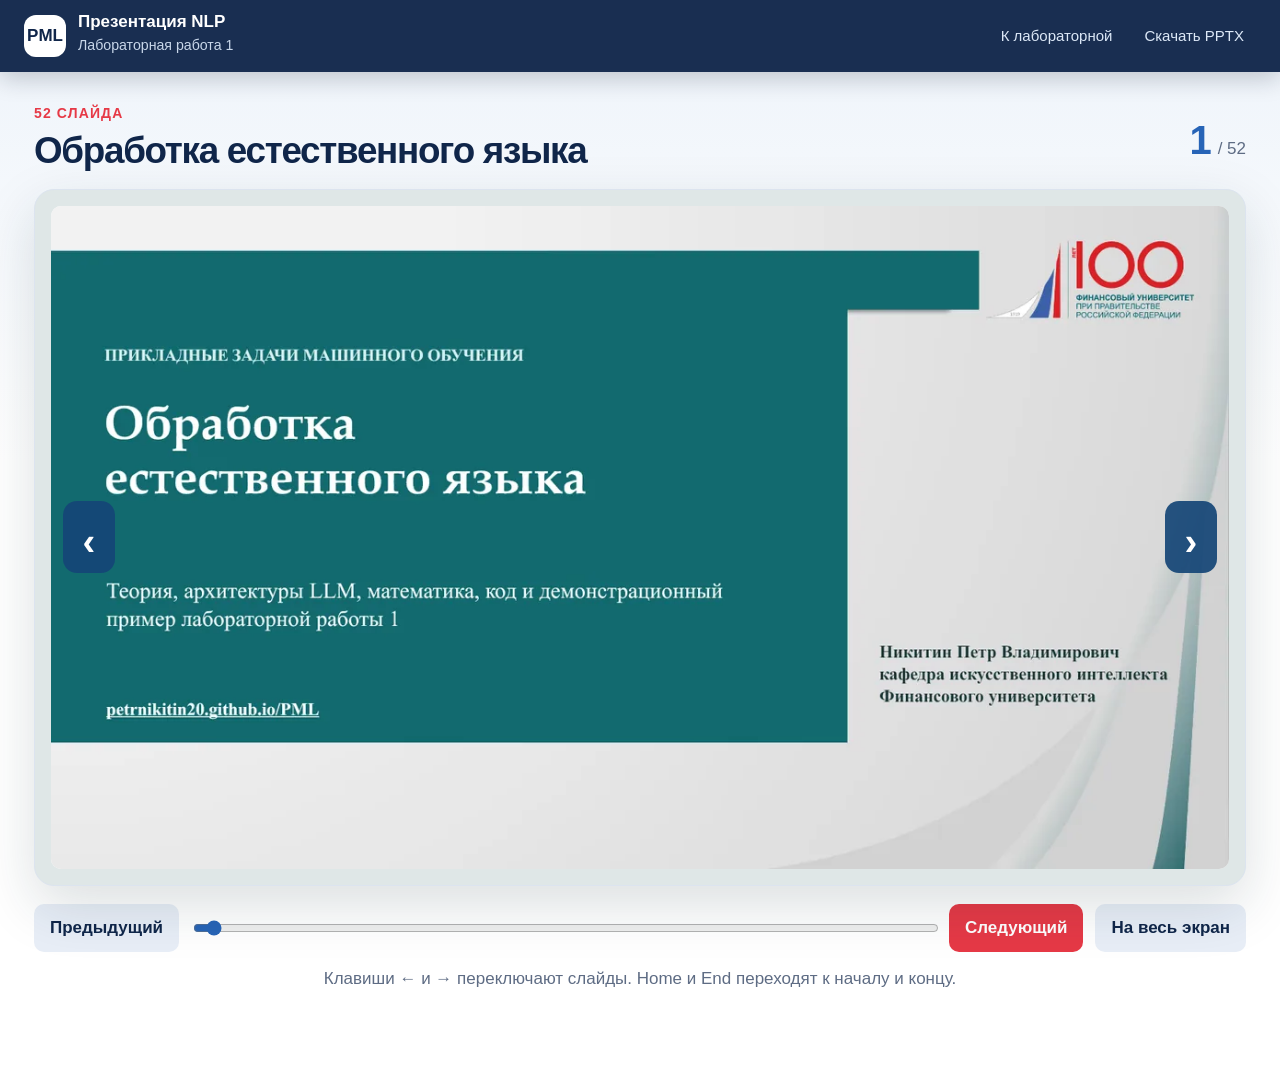
<file: presentation-nlp.html>
<!doctype html><html lang="ru"><head><meta charset="utf-8"><meta name="viewport" content="width=device-width,initial-scale=1"><title>Презентация NLP — ПЗМО</title><link rel="icon" href="favicon.svg"><link rel="stylesheet" href="styles.css"></head><body class="viewer-page">
<header class="topbar"><a class="brand" href="lab1-nlp.html"><span class="brand-mark">PML</span><span><strong>Презентация NLP</strong><small>Лабораторная работа 1</small></span></a><nav class="nav"><a href="lab1-nlp.html">К лабораторной</a><a href="materials/ПЗМО_Лабораторная_1_NLP_теория_API_данные_финал.pptx" download>Скачать PPTX</a></nav></header>
<main class="slide-viewer" aria-label="Просмотр презентации"><div class="viewer-head"><div><span class="eyebrow">52 слайда</span><h1 id="slideTitle">Обработка естественного языка</h1></div><div class="viewer-counter"><b id="currentSlide">1</b><span>/ 52</span></div></div><div class="slide-stage"><button id="prevSlide" class="slide-nav prev" aria-label="Предыдущий слайд">‹</button><img id="slideImage" src="assets/slides/nlp/slide-1.webp" alt="Слайд 1: Обработка естественного языка"><button id="nextSlide" class="slide-nav next" aria-label="Следующий слайд">›</button></div><div class="viewer-controls"><button id="prevButton" class="ghost">Предыдущий</button><input id="slideRange" type="range" min="1" max="52" value="1" aria-label="Номер слайда"><button id="nextButton" class="primary">Следующий</button><button id="fullScreen" class="ghost">На весь экран</button></div><p class="viewer-help">Клавиши ← и → переключают слайды. Home и End переходят к началу и концу.</p></main>
<script src="presentation-nlp.js"></script></body></html>
</file>
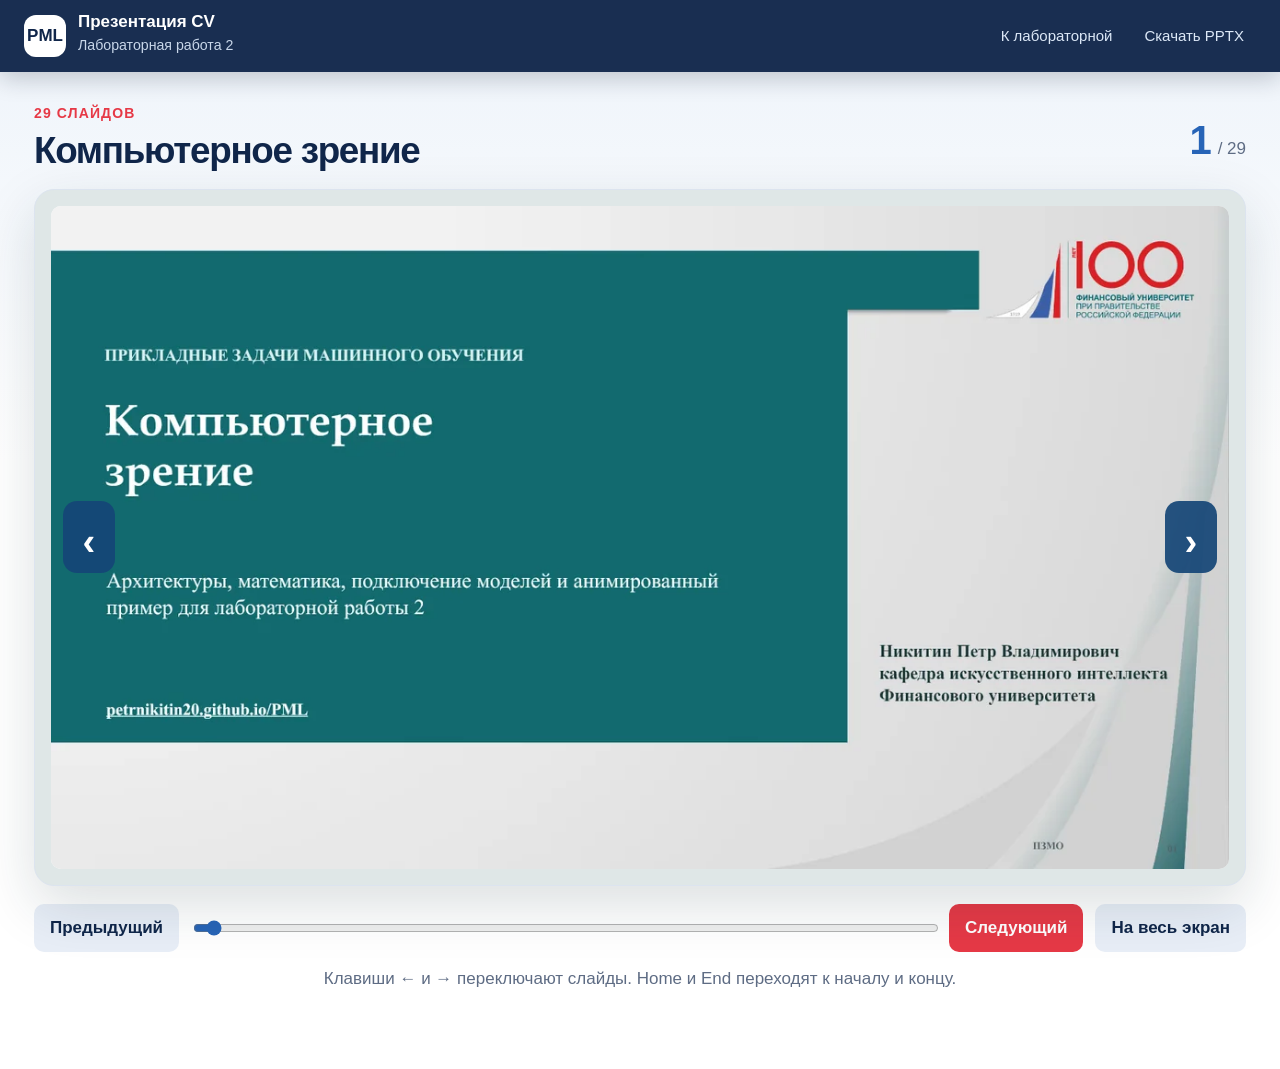
<file: presentation.html>
<!doctype html><html lang="ru"><head><meta charset="utf-8"><meta name="viewport" content="width=device-width,initial-scale=1"><title>Презентация — ПЗМО</title><link rel="icon" href="favicon.svg"><link rel="stylesheet" href="styles.css"></head><body class="viewer-page">
<header class="topbar"><a class="brand" id="backBrand" href="index.html"><span class="brand-mark">PML</span><span><strong id="deckName">Презентация</strong><small id="labName">Лабораторная работа</small></span></a><nav class="nav"><a id="backLink" href="index.html">К лабораторной</a><a id="downloadLink" href="#" download>Скачать PPTX</a></nav></header>
<main class="slide-viewer" aria-label="Просмотр презентации"><div class="viewer-head"><div><span class="eyebrow" id="slideCountLabel">Слайды</span><h1 id="slideTitle">Презентация</h1></div><div class="viewer-counter"><b id="currentSlide">1</b><span id="totalSlides">/ 1</span></div></div><div class="slide-stage"><button id="prevSlide" class="slide-nav prev" aria-label="Предыдущий слайд">‹</button><img id="slideImage" alt="Слайд презентации"><button id="nextSlide" class="slide-nav next" aria-label="Следующий слайд">›</button></div><div class="viewer-controls"><button id="prevButton" class="ghost">Предыдущий</button><input id="slideRange" type="range" min="1" value="1" aria-label="Номер слайда"><button id="nextButton" class="primary">Следующий</button><button id="fullScreen" class="ghost">На весь экран</button></div><p class="viewer-help">Клавиши ← и → переключают слайды. Home и End переходят к началу и концу.</p></main>
<script src="presentation.js"></script></body></html>
</file>
<file: styles.css>
:root {
  --navy: #10264a;
  --navy-2: #193965;
  --blue: #2764b7;
  --red: #e63946;
  --ink: #172033;
  --muted: #5e6c84;
  --line: #dce4ef;
  --paper: #ffffff;
  --soft: #f4f7fb;
  --success: #18794e;
  --warning: #a15c00;
  --radius: 18px;
  --shadow: 0 18px 45px rgba(16, 38, 74, .10);
}
* { box-sizing: border-box; }
html { scroll-behavior: smooth; }
body {
  margin: 0;
  color: var(--ink);
  background: linear-gradient(180deg, #edf3fa 0, #fff 460px);
  font-family: "Segoe UI", Arial, sans-serif;
  font-size: 17px;
  line-height: 1.55;
}
a { color: var(--blue); }
button, select, textarea, input { font: inherit; }
.topbar {
  position: sticky; top: 0; z-index: 30;
  display: flex; align-items: center; gap: 24px;
  min-height: 72px; padding: 10px max(24px, calc((100vw - 1240px)/2));
  background: rgba(16, 38, 74, .96); color: #fff;
  box-shadow: 0 6px 24px rgba(7, 21, 43, .22);
  backdrop-filter: blur(10px);
}
.brand { display: flex; align-items: center; gap: 12px; min-width: 230px; color: #fff; text-decoration: none; }
.brand-mark { display:grid; place-items:center; width:42px; height:42px; border-radius:12px; background:#fff; color:var(--navy); font-weight:800; }
.brand strong { display:block; line-height:1.1; }
.brand small { color:#c9d7ea; }
.nav { display:flex; gap:8px; flex-wrap:wrap; margin-left:auto; }
.nav a { color:#dce8f7; text-decoration:none; padding:9px 12px; border-radius:10px; font-size:15px; }
.nav a:hover, .nav a[aria-current="page"] { background:#fff; color:var(--navy); }
.wrap { width:min(1240px, calc(100% - 36px)); margin:0 auto; }
.hero { padding:64px 0 34px; display:grid; grid-template-columns: 1.25fr .75fr; gap:30px; align-items:end; }
.eyebrow { font-size:14px; font-weight:800; color:var(--red); letter-spacing:.08em; text-transform:uppercase; }
h1 { margin:10px 0 16px; color:var(--navy); font-size:clamp(38px, 5vw, 64px); line-height:1.05; letter-spacing:-.035em; }
.lead { max-width:780px; font-size:21px; color:#34435c; }
.hero-meta { background:var(--navy); color:#fff; padding:24px; border-radius:var(--radius); box-shadow:var(--shadow); }
.hero-meta b { display:block; font-size:30px; }
.hero-meta span { color:#cbd7e8; }
.notice { margin:0 0 28px; padding:14px 18px; border-left:5px solid var(--red); background:#fff; box-shadow:0 8px 24px rgba(16,38,74,.07); }
.page-grid { display:grid; grid-template-columns: 270px minmax(0,1fr); gap:28px; align-items:start; padding-bottom:80px; }
.toc { position:sticky; top:94px; padding:18px; background:#fff; border:1px solid var(--line); border-radius:16px; }
.toc strong { display:block; margin-bottom:8px; color:var(--navy); }
.toc a { display:block; padding:8px 10px; color:#52627a; text-decoration:none; border-radius:8px; }
.toc a:hover { background:var(--soft); color:var(--navy); }
main section { scroll-margin-top:94px; margin-bottom:24px; padding:28px; background:var(--paper); border:1px solid var(--line); border-radius:var(--radius); box-shadow:0 8px 26px rgba(16,38,74,.06); }
h2 { margin:0 0 16px; color:var(--navy); font-size:30px; line-height:1.2; }
h3 { margin:22px 0 10px; color:var(--navy-2); font-size:21px; }
.cards { display:grid; grid-template-columns:repeat(3,1fr); gap:14px; }
.card { padding:18px; border:1px solid var(--line); border-radius:14px; background:var(--soft); }
.card strong { display:block; margin-bottom:6px; color:var(--navy); font-size:19px; }
.step-list { counter-reset:step; display:grid; gap:12px; padding:0; list-style:none; }
.step-list li { position:relative; padding:14px 14px 14px 58px; background:var(--soft); border-radius:12px; }
.step-list li::before { counter-increment:step; content:counter(step); position:absolute; left:14px; top:13px; width:30px; height:30px; border-radius:50%; display:grid; place-items:center; background:var(--navy); color:#fff; font-weight:800; }
.demo { display:grid; grid-template-columns: .9fr 1.1fr; gap:18px; align-items:start; }
.control-panel, .result-panel { padding:20px; border-radius:16px; border:1px solid var(--line); background:#f8fafd; }
label { display:block; margin:14px 0 6px; color:var(--navy); font-weight:700; }
textarea, select, input[type="number"], input[type="range"] { width:100%; padding:11px 12px; border:1px solid #bfcadd; border-radius:10px; background:#fff; color:var(--ink); }
textarea { min-height:150px; resize:vertical; }
.button-row { display:flex; gap:10px; flex-wrap:wrap; margin-top:16px; }
button, .button { border:0; border-radius:10px; padding:11px 16px; cursor:pointer; text-decoration:none; font-weight:750; }
.primary { background:var(--red); color:#fff; }
.secondary { background:var(--navy); color:#fff; }
.ghost { background:#e8eef7; color:var(--navy); }
button:hover { filter:brightness(.96); transform:translateY(-1px); }
.result-grid { display:grid; grid-template-columns:repeat(2,1fr); gap:10px; }
.metric { padding:14px; border-radius:12px; background:#fff; border:1px solid var(--line); }
.metric small { display:block; color:var(--muted); }
.metric b { font-size:24px; color:var(--navy); }
.tag { display:inline-block; padding:4px 9px; margin:3px 4px 3px 0; border-radius:999px; background:#dfeaf8; color:#183b6b; font-size:14px; font-weight:700; }
.tag.positive { background:#dff4e8; color:#176b47; }
.tag.negative { background:#fde4e6; color:#a42632; }
.tag.neutral { background:#eceff4; color:#566071; }
.explanation { margin-top:14px; padding:14px; border-left:4px solid var(--blue); background:#fff; }
.chart-wrap { position:relative; min-height:320px; padding:16px; border:1px solid var(--line); border-radius:14px; background:#fff; overflow:hidden; }
canvas { display:block; width:100%; height:auto; }
.table-scroll { overflow-x:auto; }
table { width:100%; border-collapse:collapse; background:#fff; font-size:15px; }
th, td { padding:11px 12px; border:1px solid var(--line); text-align:left; vertical-align:middle; }
th { background:var(--navy); color:#fff; }
tr.best td { background:#e7f5ed; font-weight:700; }
.code { overflow:auto; padding:18px; border-radius:14px; background:#0d1c34; color:#dce7f5; font:14px/1.55 Consolas, monospace; white-space:pre; }
.pipeline { display:grid; grid-template-columns:repeat(4,1fr); gap:12px; }
.pipe-node { position:relative; padding:18px; border-radius:14px; background:#eaf1fa; border:1px solid #cddbef; color:var(--navy); }
.pipe-node + .pipe-node::before { content:""; position:absolute; left:-13px; top:50%; width:13px; height:2px; background:var(--red); }
.score-bar { margin:12px 0; }
.score-row { display:flex; justify-content:space-between; gap:12px; font-size:14px; }
.bar { height:12px; border-radius:99px; background:#e2e8f1; overflow:hidden; }
.bar > span { display:block; height:100%; background:linear-gradient(90deg,var(--blue),var(--red)); border-radius:inherit; }
.checkline { display:flex; gap:10px; align-items:center; margin:10px 0; }
.checkline input { width:20px; height:20px; }
.footer { padding:28px max(18px, calc((100vw - 1240px)/2)); background:var(--navy); color:#c9d7ea; }
.footer a { color:#fff; }
.lab-grid { display:grid; grid-template-columns:repeat(2,1fr); gap:18px; padding:36px 0 80px; }
.lab-link { display:block; min-height:240px; padding:28px; border-radius:20px; background:#fff; color:inherit; text-decoration:none; border:1px solid var(--line); box-shadow:var(--shadow); transition:.2s; }
.lab-link:hover { transform:translateY(-4px); border-color:#9eb8da; }
.lab-link .number { color:var(--red); font-size:44px; font-weight:900; }
.lab-link h2 { margin:8px 0; }
.lab-link p { color:var(--muted); }
.legend { display:flex; flex-wrap:wrap; gap:12px; margin:10px 0; font-size:14px; color:var(--muted); }
.legend span::before { content:""; display:inline-block; width:10px; height:10px; margin-right:6px; border-radius:3px; background:var(--blue); }
.legend .red::before { background:var(--red); }
.legend .gray::before { background:#9aa8ba; }
.canvas-shell { position:relative; border-radius:14px; overflow:hidden; background:#fff; border:1px solid var(--line); }
.canvas-shell canvas { width:100%; }
.overlay-note { position:absolute; left:14px; top:14px; padding:8px 10px; border-radius:8px; background:rgba(16,38,74,.90); color:#fff; font-size:14px; }
.conclusion { padding:18px; border-left:5px solid var(--success); background:#eff8f3; }
.theory-flow { display:grid; grid-template-columns:repeat(4,1fr); gap:12px; margin:20px 0; }
.theory-flow div { background:var(--paper); border:1px solid var(--line); border-radius:16px; padding:18px; }
.theory-flow b, .theory-flow span { display:block; }
.theory-flow b { color:var(--blue); font-size:1.05rem; margin-bottom:8px; }
.theory-flow span { color:var(--muted); line-height:1.45; }
.formula-card { display:flex; align-items:center; justify-content:space-between; gap:24px; background:#e8f3f3; border:1px solid #9fc4c6; border-radius:16px; padding:20px 24px; margin:18px 0 24px; }
.formula-card code { font-size:1.15rem; color:var(--navy); font-weight:700; }
.formula-card span { max-width:48%; color:var(--muted); }
.download-grid { display:grid; grid-template-columns:repeat(2,1fr); gap:14px; }
.formula-box { margin:18px 0 6px; padding:18px 22px; border:1px solid var(--line); border-left:5px solid var(--teal); border-radius:14px; background:#f2f8f8; text-align:center; font:700 1.04rem/1.45 Georgia,"Times New Roman",serif; color:var(--ink); overflow-wrap:anywhere; }
.stage-log { display:grid; gap:7px; margin:12px 0; }
.stage-log span { padding:8px 10px; border:1px solid var(--line); border-radius:9px; background:#f5f7f7; color:var(--muted); transition:.25s ease; }
.stage-log span.active { color:#fff; background:var(--teal); border-color:var(--teal); transform:translateX(4px); box-shadow:0 8px 18px rgba(17,106,110,.18); }
.cv-animated { position:relative; overflow:hidden; }
.scan-line,.vision-box,.vision-mask { position:absolute; pointer-events:none; opacity:0; transition:opacity .2s ease; }
.scan-line { left:5%; right:5%; top:12%; height:3px; border-radius:5px; background:linear-gradient(90deg,transparent,#39d6dc,transparent); box-shadow:0 0 15px #39d6dc; }
.cv-animated.scanning .scan-line { opacity:1; animation:scanVision 1s linear infinite; }
.vision-box { inset:12% 5% 14% 10%; border:3px dashed #2764b7; border-radius:10px; }
.cv-animated.detecting .vision-box,.cv-animated.detected .vision-box,.cv-animated.segmenting .vision-box { opacity:1; animation:boxPulse .8s ease; }
.vision-mask { inset:12% 5% 14% 10%; border-radius:10px; background:linear-gradient(135deg,rgba(17,106,110,.08),rgba(55,211,167,.33)); mix-blend-mode:multiply; }
.cv-animated.segmenting .vision-mask { opacity:1; animation:maskFill .9s ease; }
#ranking.ranking-animated .score-row { animation:rankIn .55s ease both; }
#ranking.ranking-animated .score-row:nth-child(2){animation-delay:.06s} #ranking.ranking-animated .score-row:nth-child(3){animation-delay:.12s} #ranking.ranking-animated .score-row:nth-child(4){animation-delay:.18s} #ranking.ranking-animated .score-row:nth-child(5){animation-delay:.24s}
#activePipeline .tag { display:inline-block; animation:tagIn .45s ease both; }
#activePipeline .tag:nth-child(2){animation-delay:.08s} #activePipeline .tag:nth-child(3){animation-delay:.16s} #activePipeline .tag:nth-child(4){animation-delay:.24s} #activePipeline .tag:nth-child(5){animation-delay:.32s}
@keyframes scanVision { from{top:12%} to{top:88%} }
@keyframes boxPulse { 0%{transform:scale(.94);opacity:.2} 65%{transform:scale(1.02)} 100%{transform:scale(1)} }
@keyframes maskFill { from{clip-path:inset(100% 0 0 0)} to{clip-path:inset(0)} }
@keyframes rankIn { from{opacity:0;transform:translateY(12px)} to{opacity:1;transform:none} }
@keyframes tagIn { from{opacity:0;transform:scale(.75)} to{opacity:1;transform:scale(1)} }
.download-card { display:flex; flex-direction:column; gap:8px; padding:20px; border:1px solid var(--line); border-radius:16px; background:var(--paper); text-decoration:none; color:var(--ink); transition:.2s transform,.2s border-color; }
.download-card:hover { transform:translateY(-2px); border-color:var(--blue); }
.download-card b { font-size:1.08rem; color:var(--blue); }
.download-card span { color:var(--muted); line-height:1.45; }
.primary-download { background:var(--blue); color:#fff; }
.primary-download b, .primary-download span { color:#fff; }
.example-record { display:grid; gap:10px; margin-top:18px; padding:18px; border-left:5px solid var(--success); background:#f1f6e9; border-radius:12px; }
.example-record code { font-size:.95rem; overflow-wrap:anywhere; }
.viewer-page { min-height:100vh; }
.slide-viewer { max-width:1320px; margin:0 auto; padding:28px 34px 60px; }
.viewer-head { display:flex; align-items:end; justify-content:space-between; gap:20px; margin-bottom:18px; }
.viewer-head h1 { margin:6px 0 0; font-size:clamp(1.45rem,3vw,2.3rem); }
.viewer-counter { display:flex; align-items:baseline; gap:6px; color:var(--muted); }
.viewer-counter b { font-size:2.5rem; color:var(--blue); }
.slide-stage { position:relative; background:#dfe7e7; border:1px solid var(--line); border-radius:20px; padding:16px; box-shadow:0 20px 55px rgba(20,50,52,.15); }
.slide-stage img { display:block; width:100%; aspect-ratio:16/9; object-fit:contain; background:#fff; border-radius:10px; }
.slide-nav { position:absolute; top:50%; transform:translateY(-50%); width:52px; height:72px; border:0; border-radius:14px; background:rgba(21,70,119,.92); color:#fff; font-size:2.4rem; cursor:pointer; }
.slide-nav.prev { left:28px; }
.slide-nav.next { right:28px; }
.viewer-controls { display:grid; grid-template-columns:auto 1fr auto auto; gap:12px; align-items:center; margin-top:18px; }
.viewer-controls input { width:100%; accent-color:var(--blue); }
.viewer-help { text-align:center; color:var(--muted); margin-top:14px; }
.slide-stage:fullscreen { display:flex; align-items:center; justify-content:center; padding:0; background:#101819; }
.slide-stage:fullscreen img { width:100vw; height:100vh; border-radius:0; }
@media (max-width: 960px) {
  .hero, .demo, .page-grid { grid-template-columns:1fr; }
  .toc { position:static; }
  .cards, .pipeline { grid-template-columns:1fr 1fr; }
  .theory-flow { grid-template-columns:repeat(2,1fr); }
}
@media (max-width: 650px) {
  body { font-size:16px; }
  .topbar { position:static; display:block; }
  .nav { margin-top:10px; }
  .nav a { padding:7px 8px; font-size:14px; }
  .hero { padding-top:36px; }
  .cards, .pipeline, .lab-grid, .result-grid { grid-template-columns:1fr; }
  main section { padding:20px; }
  h2 { font-size:26px; }
  .download-grid { grid-template-columns:1fr; }
  .formula-card { align-items:flex-start; flex-direction:column; }
  .formula-card span { max-width:none; }
  .viewer-controls { grid-template-columns:1fr 1fr; }
  .viewer-controls input { grid-column:1/-1; grid-row:1; }
  .slide-nav { width:42px; height:58px; }
  .slide-viewer { padding:18px 12px 40px; }
}
</file>
